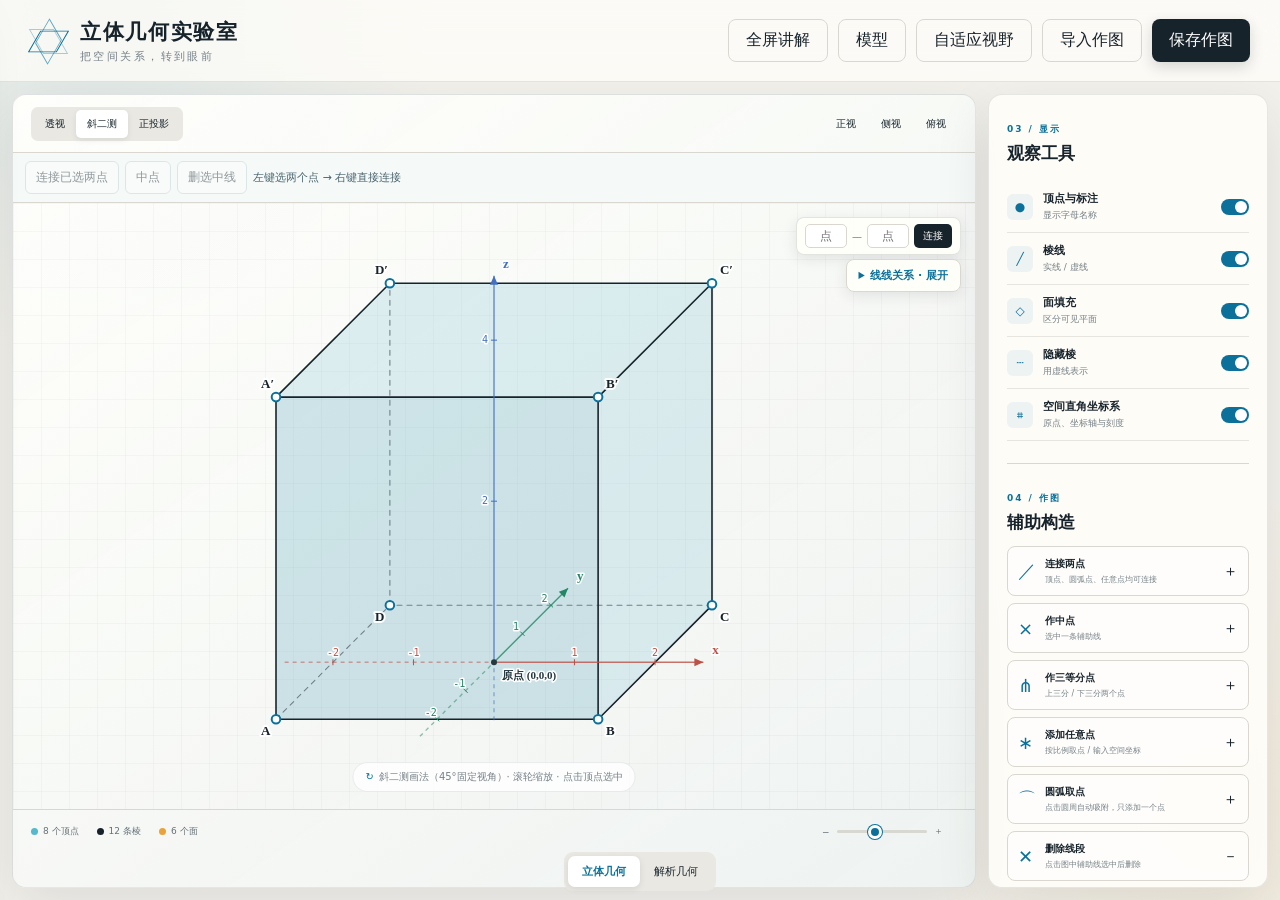
<file: index.html>
<!doctype html>
<html lang="zh-CN">
<head>
  <meta charset="utf-8" />
  <meta name="viewport" content="width=device-width, initial-scale=1" />
  <meta name="description" content="高中立体几何交互式 3D 可视化工具" />
  <title>立体几何实验室</title>
  <link rel="stylesheet" href="styles.css?v=9" />
  <link rel="stylesheet" href="analytic.css?v=8" />
  <link rel="stylesheet" href="study.css?v=1" />
  <link rel="stylesheet" href="wps-host.css?v=1" />
  <link rel="stylesheet" href="presentation.css?v=4" />
  <link rel="stylesheet" href="measurements.css?v=1" />
</head>
<body>
  <header class="topbar">
    <div class="brand">
      <div class="brand-mark" aria-hidden="true"><span></span><span></span><span></span></div>
      <div><h1>立体几何实验室</h1><p>把空间关系，转到眼前</p></div>
    </div>
    <div class="top-actions">
      <button class="ghost" id="presentationToggle" aria-pressed="false">全屏讲解</button>
      <button class="ghost mobile-only" id="modelDrawerBtn" aria-controls="modelPanel" aria-expanded="false">模型</button>
      <button class="ghost mobile-only" id="toolsDrawerBtn" aria-controls="toolsPanel" aria-expanded="false">工具</button>
      <button class="ghost" id="resetView">自适应视野</button>
      <button class="ghost" id="importBtn">导入作图</button>
      <button class="primary" id="exportBtn">保存作图</button>
      <input id="importFile" type="file" accept="application/json,.json" hidden />
    </div>
  </header>
  <div class="mode-switch" id="modeSwitch" aria-label="学习模式">
    <button class="active" data-workspace="solid">立体几何</button>
    <button data-workspace="analytic">解析几何</button>
  </div>

  <main class="workspace" id="solidWorkspace">
    <aside class="panel left-panel" id="modelPanel">
      <button class="panel-close mobile-only" data-close-panel aria-label="关闭模型面板">×</button>
      <div class="panel-heading"><span class="eyebrow">01 / 模型</span><h2>选择几何体</h2></div>
      <div class="shape-grid" id="shapeGrid" aria-label="几何体列表"></div>

      <div class="section-rule"></div>
      <div class="panel-heading compact"><span class="eyebrow">02 / 尺寸</span><h2>调整参数</h2></div>
      <div class="controls" id="parameterControls"></div>
      <div class="param-error" id="parameterError" role="alert"></div>

      <div class="custom-box">
        <div><strong>任意多面体</strong><span>粘贴顶点和面数据</span></div>
        <button class="mini" id="customBtn">打开编辑器</button>
      </div>
    </aside>

    <section class="stage-card">
      <div class="stage-toolbar">
        <div class="segmented" id="projectionToggle">
          <button data-mode="perspective">透视</button>
          <button data-mode="oblique" class="active">斜二测</button>
          <button data-mode="ortho">正投影</button>
        </div>
        <div class="view-presets" aria-label="标准视图">
          <button data-view="front">正视</button><button data-view="side">侧视</button><button data-view="top">俯视</button>
        </div>
      </div>
      <div class="quick-construction" role="toolbar" aria-label="画布快捷作图">
        <button id="quickConnectSelected" disabled>连接已选两点</button>
        <button id="quickMidpoint" disabled>中点</button>
        <button id="quickDelete" disabled>删选中线</button>
        <span id="quickStatus" role="status">左键选两个点 → 右键直接连接</span>
      </div>
      <div class="canvas-wrap" id="canvasWrap">
        <svg id="geometryCanvas" role="img" aria-label="可旋转的立体几何图形"></svg>
        <div class="hint"><span class="mouse-icon">↻</span>斜二测画法（45°固定视角）· 滚轮缩放 · 点击顶点选中</div>
        <div class="selection-status" id="selectionStatus">选择两个顶点，可作辅助线</div>
        <div class="connect-box"><input id="connectA" placeholder="点" maxlength="4" aria-label="第一个点字母"/><span>—</span><input id="connectB" placeholder="点" maxlength="4" aria-label="第二个点字母"/><button id="connectGo">连接</button></div>
        <details class="relation-summary"><summary>线线关系 · 展开</summary><div class="relation-panel" id="relationPanel"></div></details>
      </div>
      <div class="stage-footer">
        <div><span class="dot blue"></span><span id="vertexCount">8 个顶点</span></div>
        <div><span class="dot dark"></span><span id="edgeCount">12 条棱</span></div>
        <div><span class="dot amber"></span><span id="faceCount">6 个面</span></div>
        <div class="zoom-control"><span>−</span><input id="zoomSlider" type="range" min="45" max="180" value="100" aria-label="缩放"/><span>＋</span></div>
      </div>
    </section>

    <aside class="panel right-panel" id="toolsPanel">
      <button class="panel-close mobile-only" data-close-panel aria-label="关闭工具面板">×</button>
      <div class="panel-heading"><span class="eyebrow">03 / 显示</span><h2>观察工具</h2></div>
      <div class="toggle-list">
        <label><div><span class="tool-icon vertices">●</span><span><strong>顶点与标注</strong><small>显示字母名称</small></span></div><input id="showVertices" type="checkbox" checked><i></i></label>
        <label><div><span class="tool-icon edges">╱</span><span><strong>棱线</strong><small>实线 / 虚线</small></span></div><input id="showEdges" type="checkbox" checked><i></i></label>
        <label><div><span class="tool-icon faces">◇</span><span><strong>面填充</strong><small>区分可见平面</small></span></div><input id="showFaces" type="checkbox" checked><i></i></label>
        <label><div><span class="tool-icon hidden">┄</span><span><strong>隐藏棱</strong><small>用虚线表示</small></span></div><input id="showHidden" type="checkbox" checked><i></i></label>
        <label><div><span class="tool-icon grid">⌗</span><span><strong>空间直角坐标系</strong><small>原点、坐标轴与刻度</small></span></div><input id="showAxes" type="checkbox" checked><i></i></label>
      </div>

      <div class="section-rule"></div>
      <div class="panel-heading compact"><span class="eyebrow">04 / 作图</span><h2>辅助构造</h2></div>
      <div class="construction-list">
        <button id="addSegment"><span class="construct-symbol">／</span><span><strong>连接两点</strong><small>顶点、圆弧点、任意点均可连接</small></span><b>＋</b></button>
        <button id="addMidpoint"><span class="construct-symbol">×</span><span><strong>作中点</strong><small>选中一条辅助线</small></span><b>＋</b></button>
        <button id="addTrisection"><span class="construct-symbol">⋔</span><span><strong>作三等分点</strong><small>上三分 / 下三分两个点</small></span><b>＋</b></button>
        <button id="addPoint"><span class="construct-symbol">∗</span><span><strong>添加任意点</strong><small>按比例取点 / 输入空间坐标</small></span><b>＋</b></button>
        <button id="addArcPoint" aria-pressed="false"><span class="construct-symbol">⌒</span><span><strong>圆弧取点</strong><small>点击圆周自动吸附，只添加一个点</small></span><b>＋</b></button>
        <button id="removeSegment"><span class="construct-symbol">✕</span><span><strong>删除线段</strong><small>点击图中辅助线选中后删除</small></span><b>－</b></button>
        <button id="clearConstructions"><span class="construct-symbol">↺</span><span><strong>清除辅助构造</strong><small>恢复原始模型</small></span></button>
      </div>

      <section class="measurement-card" id="solidMeasurements" aria-label="空间测量">
        <span class="eyebrow">05 / 测量与推导</span><h3>空间角与距离</h3>
        <select id="measurementKind" aria-label="测量类型">
          <option value="">选择测量</option><option value="distance">线段长度</option>
          <option value="lines">线线角（含异面直线）</option><option value="linePlane">线面角与正射影</option>
          <option value="pointPlane">点到平面距离与垂足</option>
        </select>
        <div class="measurement-examples" id="measurementExamples">
          <button data-example="linePlane">体对角线与底面</button><button data-example="pointPlane">顶点到底面</button><button data-example="lines">异面棱夹角</button>
        </div>
        <div class="measurement-fields" id="measurementFields" hidden></div>
        <p class="measurement-result" id="measurementResult" role="status"></p>
        <details id="measurementDerivation" hidden><summary>查看坐标与计算步骤</summary><pre id="measurementSteps"></pre></details>
      </section>
      <div class="tip-card"><span>解题提示</span><p id="modelTip">旋转图形，观察平行棱与对角线的空间位置关系。</p></div>
      <div class="study-card" id="solidStudy" aria-live="polite">
        <span class="eyebrow">随参数变化的练习</span>
        <h3 id="solidStudyTitle"></h3>
        <p id="solidStudyQuestion"></p>
        <details id="solidStudyDetails"><summary>查看公式与计算</summary><p id="solidStudyAnswer"></p></details>
      </div>
    </aside>
  </main>

  <main class="analytic-workspace hidden-mode" id="analyticWorkspace">
    <aside class="panel analytic-left">
      <div class="panel-heading"><span class="eyebrow">01 / 曲线</span><h2>选择解析对象</h2></div>
      <div class="curve-grid" id="curveGrid">
        <button class="active" data-curve="line">直线</button><button data-curve="circle">圆</button>
        <button data-curve="ellipse">椭圆</button><button data-curve="hyperbola">双曲线</button>
        <button data-curve="parabola">抛物线</button><button data-curve="general">一般二次曲线</button>
      </div>
      <div class="section-rule"></div>
      <div class="panel-heading compact"><span class="eyebrow">02 / 方程</span><h2 id="curveTitle">直线 Ax + By + C = 0</h2></div>
      <div class="analytic-params" id="analyticParams"></div>
      <div class="equation-card"><small>当前方程</small><strong id="currentEquation"></strong></div>
      <div class="curve-error" id="curveError" role="alert"></div>
      <div class="object-actions"><button class="primary" id="addCurveObject">＋ 加入画布</button><button class="ghost" id="newCurveDraft">新建</button></div>
      <div class="section-rule compact-rule"></div>
      <div class="object-list-head"><span class="eyebrow">画板对象</span><button id="clearCurveObjects">清空曲线</button></div>
      <div class="object-list" id="objectList"></div>
    </aside>

    <section class="stage-card analytic-stage">
      <div class="stage-toolbar">
        <div><span class="eyebrow">坐标平面</span><strong class="analytic-heading" id="analyticInteractionHint">平移模式 · 拖动画布 · 滚轮缩放</strong></div>
        <div class="analytic-stage-actions">
          <button class="ghost compact-btn add-point-toggle" id="toggleClickAdd" type="button" aria-pressed="false">＋ 添加一个点</button>
          <button class="ghost compact-btn" id="undoAnalyticPoint" type="button" disabled>撤销最后一点</button>
          <button class="ghost compact-btn" id="analyticReset" type="button">自适应视野</button>
        </div>
      </div>
      <div class="analytic-canvas-wrap" id="analyticCanvasWrap">
        <svg id="analyticCanvas" role="img" aria-label="解析几何坐标图像"></svg>
        <div class="analytic-readout" id="analyticReadout">x = 0，y = 0</div>
      </div>
      <div class="analytic-footer"><span id="analyticRange">视野：−10 到 10</span><span id="analyticPointCount">0 个自定义点</span><button id="clearAnalyticPoints">清除点</button></div>
    </section>

    <aside class="panel analytic-right">
      <div class="panel-heading"><span class="eyebrow">03 / 点与直线</span><h2>解析计算器</h2></div>
      <div class="calc-card"><strong>两点 P、Q</strong><div class="coord-inputs"><label>P<input id="px" type="number" value="1" step="0.1"><input id="py" type="number" value="2" step="0.1"></label><label>Q<input id="qx" type="number" value="4" step="0.1"><input id="qy" type="number" value="6" step="0.1"></label></div><div class="calc-result" id="pointResults"></div></div>
      <div class="calc-card"><strong>点 P 到直线 L₁</strong><div class="line-inputs"><label>A<input id="l1a" type="number" value="1" step="0.1"></label><label>B<input id="l1b" type="number" value="-1" step="0.1"></label><label>C<input id="l1c" type="number" value="0" step="0.1"></label></div><div class="calc-result" id="distanceResult"></div></div>
      <div class="calc-card"><strong>直线 L₁ 与 L₂</strong><div class="line-inputs"><label>A₂<input id="l2a" type="number" value="1" step="0.1"></label><label>B₂<input id="l2b" type="number" value="1" step="0.1"></label><label>C₂<input id="l2c" type="number" value="-4" step="0.1"></label></div><div class="calc-result" id="lineResults"></div></div>
      <div class="calc-card"><strong>画板对象求交</strong><div class="object-intersection"><select id="intersectionObjectA" aria-label="第一个画板对象"></select><select id="intersectionObjectB" aria-label="第二个画板对象"></select><button id="intersectObjects">求交并加点</button></div><div class="calc-result" id="objectIntersectionResult"></div></div>
      <div class="calc-card feature-card"><strong>曲线性质</strong><div class="calc-result" id="curveFeatures"></div></div>
      <div class="study-card analytic-study" id="analyticStudy" aria-live="polite">
        <span class="eyebrow">公式推导</span>
        <h3 id="analyticStudyTitle"></h3>
        <p id="analyticStudyQuestion"></p>
        <details id="analyticStudyDetails"><summary>查看推导</summary><p id="analyticStudyAnswer"></p></details>
      </div>
      <div class="calc-card"><strong>精确添加点</strong><div class="add-analytic-point"><input id="analyticPointName" value="A" maxlength="6" aria-label="点名称"><input id="analyticPointX" type="number" value="0" step="0.1" aria-label="点横坐标"><input id="analyticPointY" type="number" value="0" step="0.1" aria-label="点纵坐标"><button id="addAnalyticPoint">添加</button></div><div class="point-connect"><select id="segmentPointA" aria-label="线段第一个点"></select><span>—</span><select id="segmentPointB" aria-label="线段第二个点"></select><button id="addAnalyticSegment">连接线段</button></div></div>
    </aside>
  </main>
  <button class="drawer-overlay" id="drawerOverlay" aria-label="关闭侧边面板"></button>

  <dialog id="customDialog">
    <form method="dialog" class="dialog-card">
      <div class="dialog-title"><div><span class="eyebrow">自定义模型</span><h2>输入任意多面体</h2></div><button value="cancel" aria-label="关闭">×</button></div>
      <p>使用 JSON 描述顶点与面。每个面填写顶点编号（从 0 开始），程序会自动生成棱。</p>
      <textarea id="customJson" spellcheck="false"></textarea>
      <div class="dialog-error" id="dialogError"></div>
      <div class="dialog-actions"><button value="cancel" class="ghost">取消</button><button type="button" class="primary" id="applyCustom">生成图形</button></div>
    </form>
  </dialog>

  <dialog id="pointDialog">
    <form method="dialog" class="dialog-card point-dialog">
      <div class="dialog-title"><div><span class="eyebrow">辅助构造</span><h2>添加任意点</h2></div><button value="cancel" aria-label="关闭加点窗口">×</button></div>
      <div class="point-tabs" role="tablist">
        <button type="button" class="active" data-point-mode="ratio" role="tab" aria-selected="true">在线段上取点</button>
        <button type="button" data-point-mode="coordinate" role="tab" aria-selected="false">输入空间坐标</button>
      </div>
      <div id="ratioFields" class="point-fields">
        <p>在最近选中的辅助线上取点。t=0.5 是中点，t=0.25 表示从第一个端点起四分之一处。</p>
        <label>位置比例 t <input id="pointRatio" type="number" value="0.5" min="0" max="1" step="0.05" /></label>
      </div>
      <div id="coordinateFields" class="point-fields hidden">
        <p>以底面中心为原点，x、y 轴在底面内，z 轴向上。输入坐标后可选中该点连接辅助线。</p>
        <div class="coord-grid"><label>x <input id="pointX" type="number" value="0" step="0.1" /></label><label>y <input id="pointY" type="number" value="0" step="0.1" /></label><label>z <input id="pointZ" type="number" value="0" step="0.1" /></label></div>
      </div>
      <label class="point-name">点名称 <input id="pointName" value="P" maxlength="8" /></label>
      <div class="dialog-error" id="pointError" role="alert"></div>
      <div class="dialog-actions"><button value="cancel" class="ghost">取消</button><button type="button" class="primary" id="applyPoint">添加点</button></div>
    </form>
  </dialog>

  <script src="solid-math.js?v=1"></script>
  <script src="app.js?v=14"></script>
  <script src="measurements.js?v=1"></script>
  <script src="analytic.js?v=10"></script>
  <script src="wps-host.js?v=1"></script>
  <script src="presentation.js?v=1"></script>
</body>
</html>
</file>
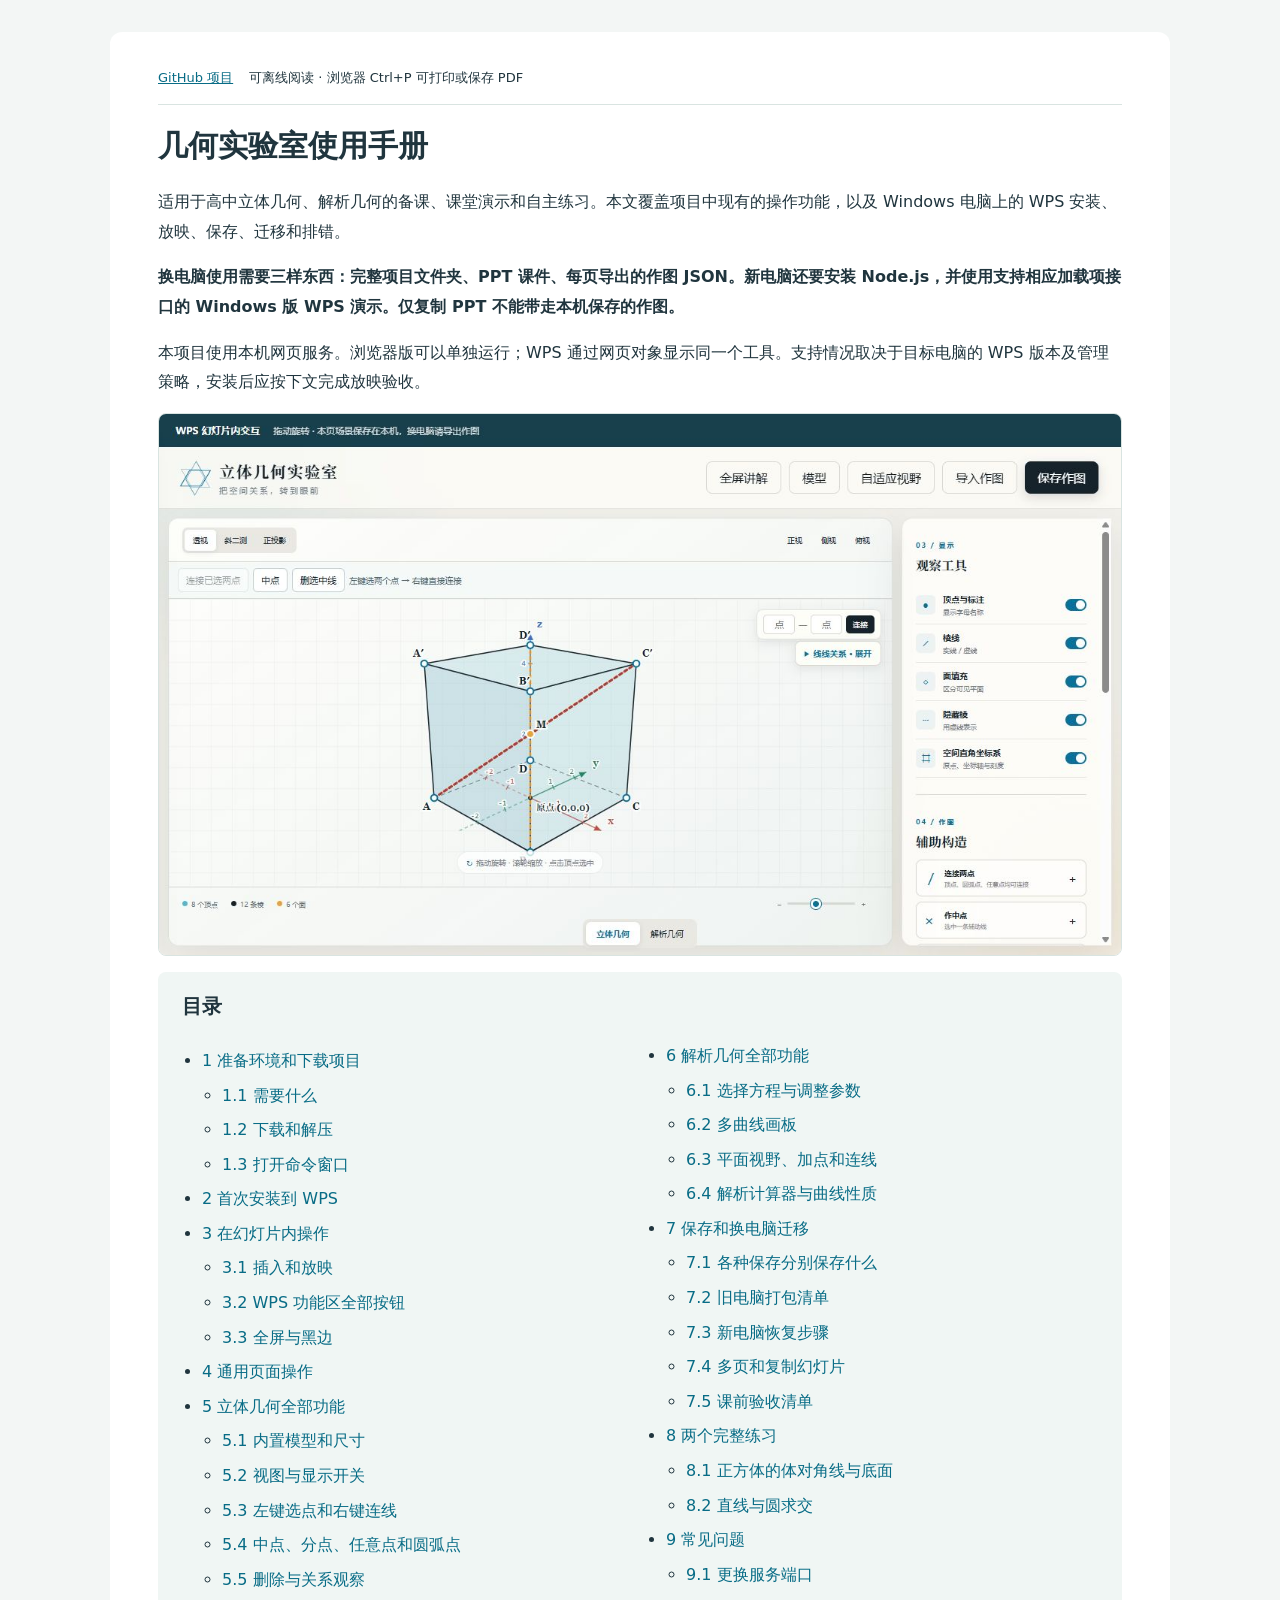
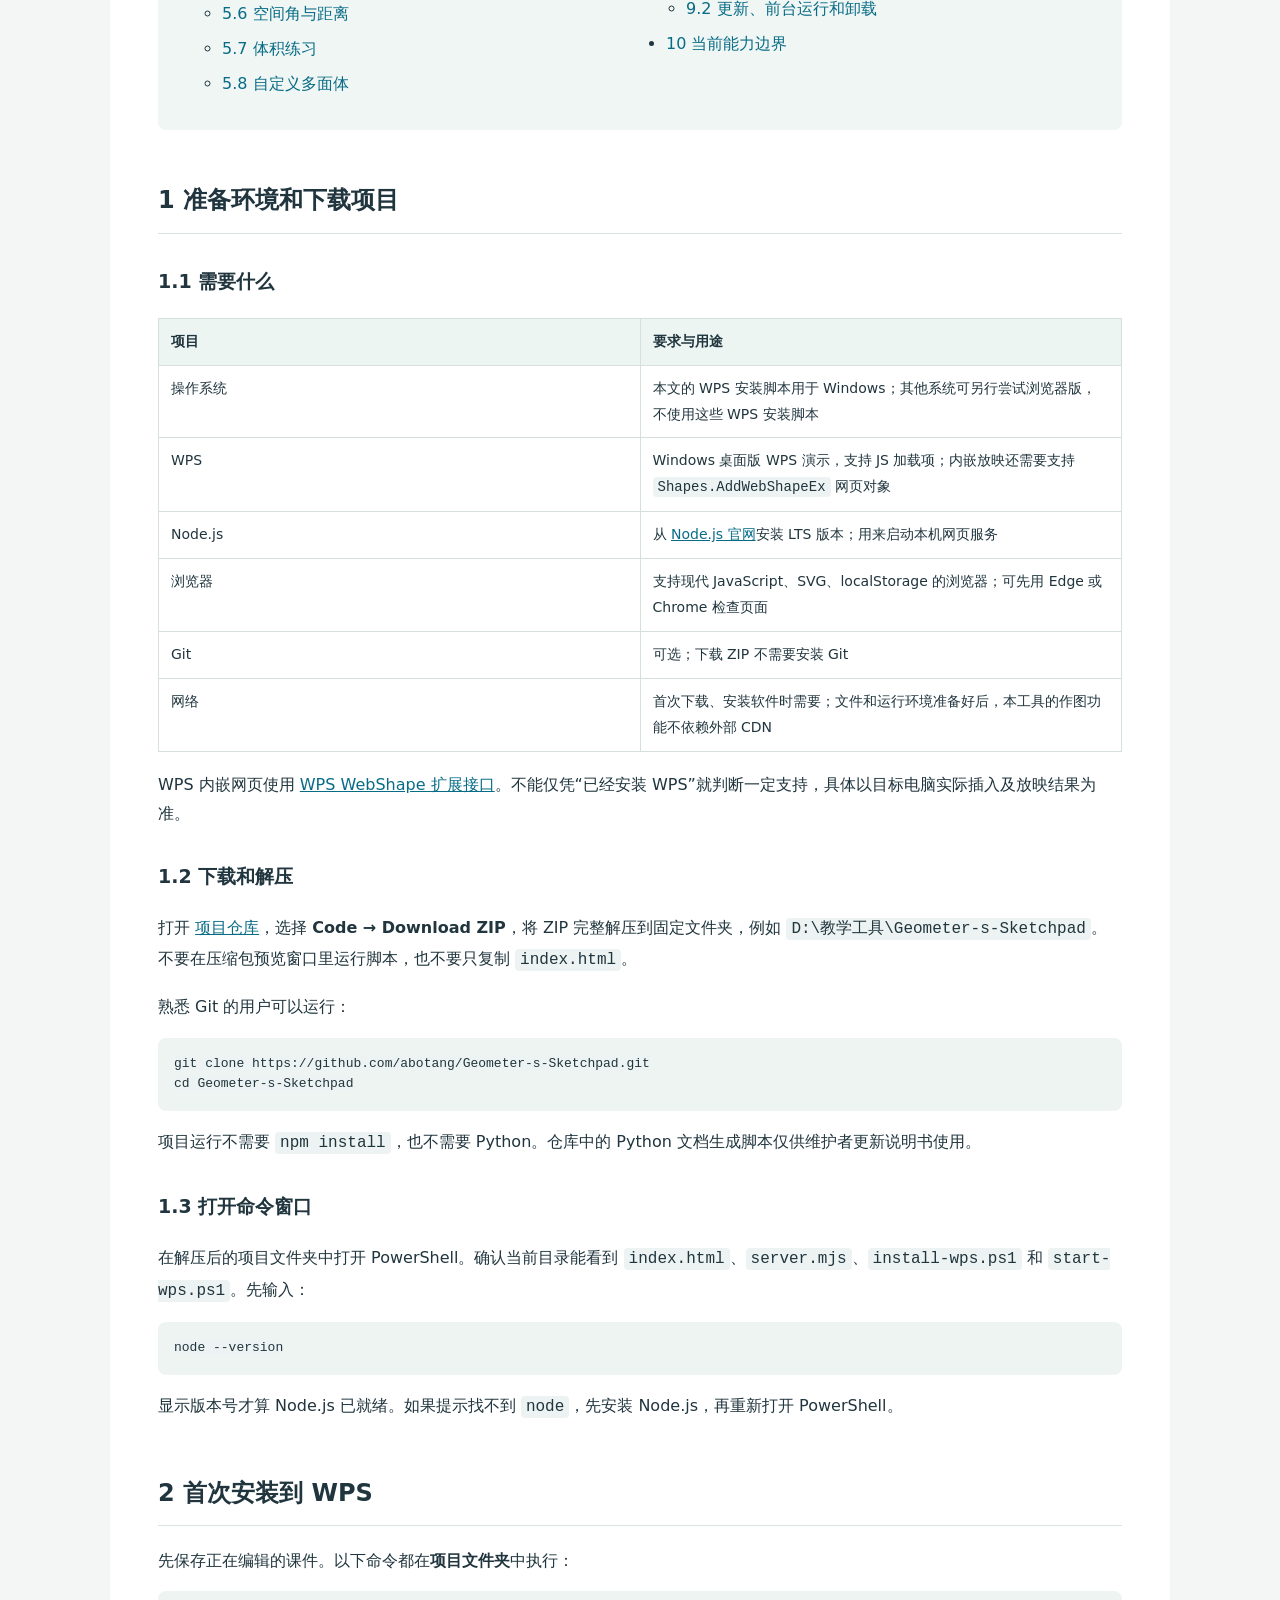
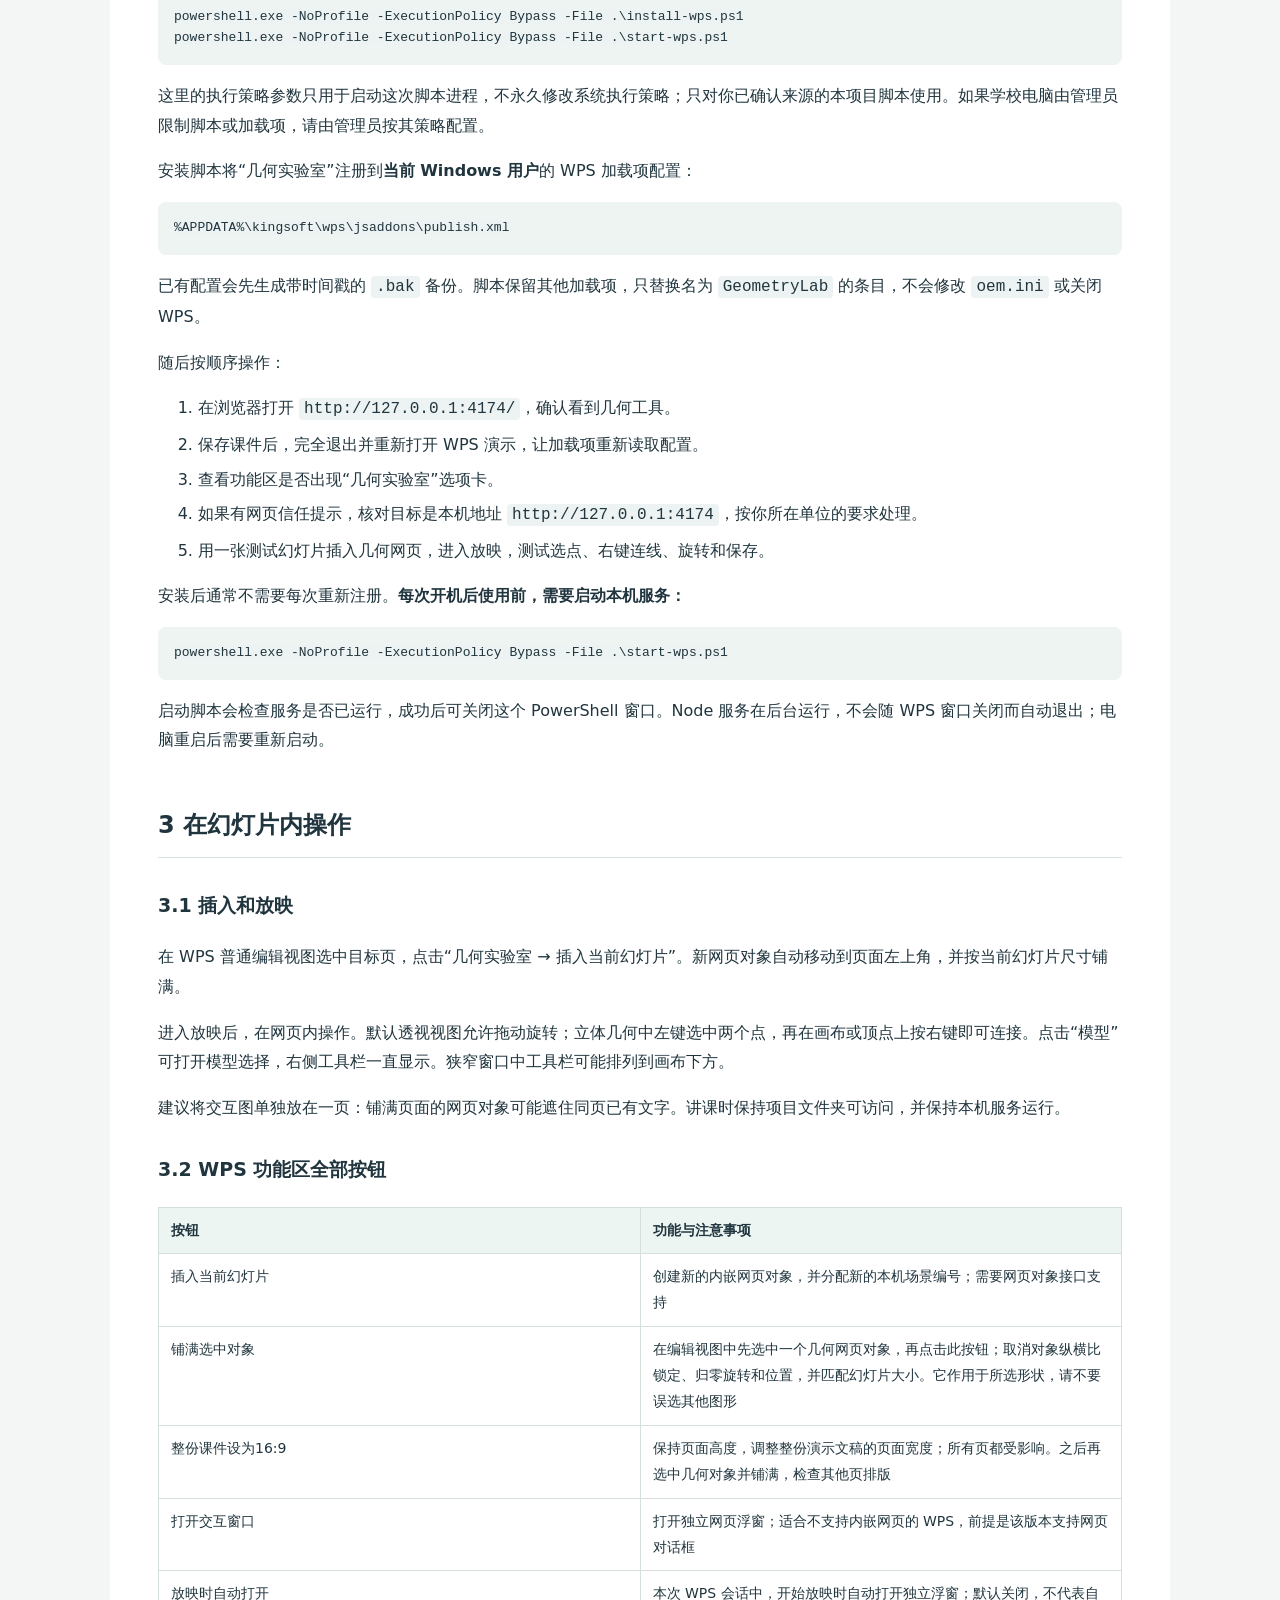
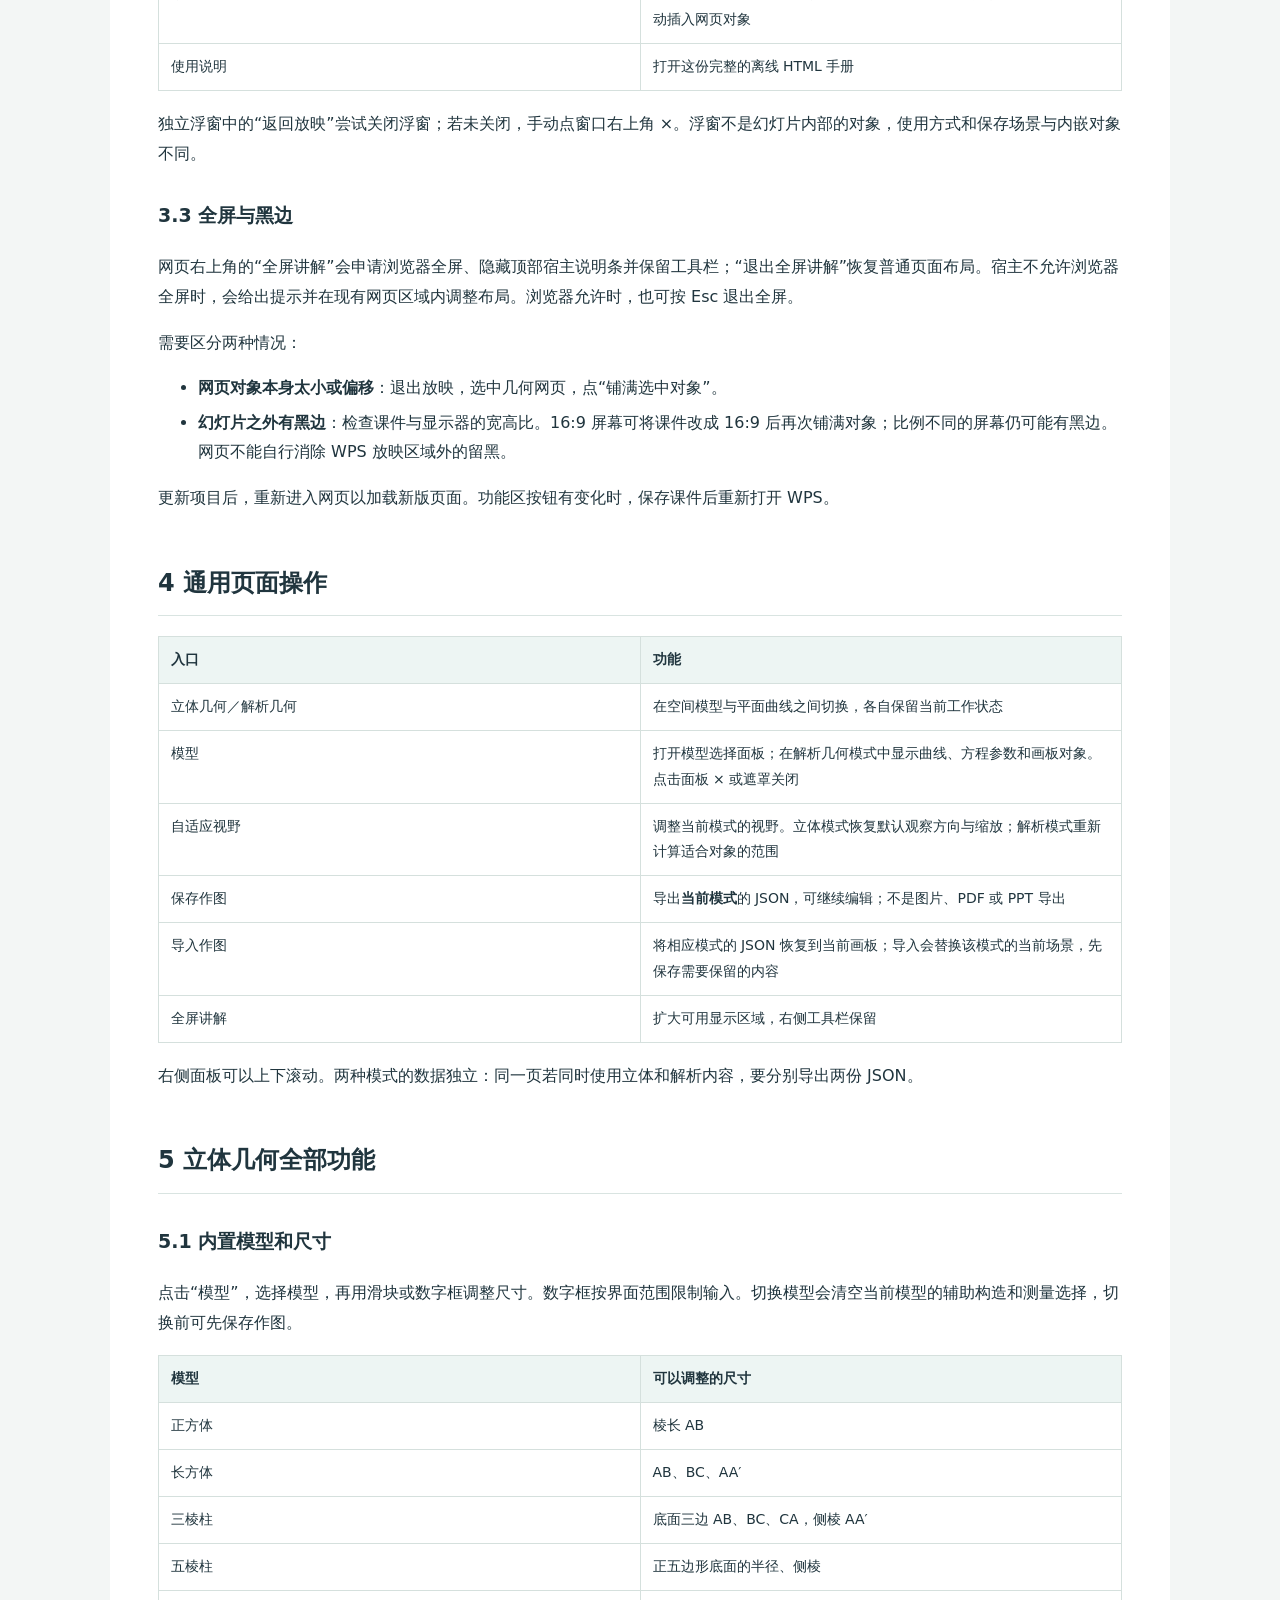
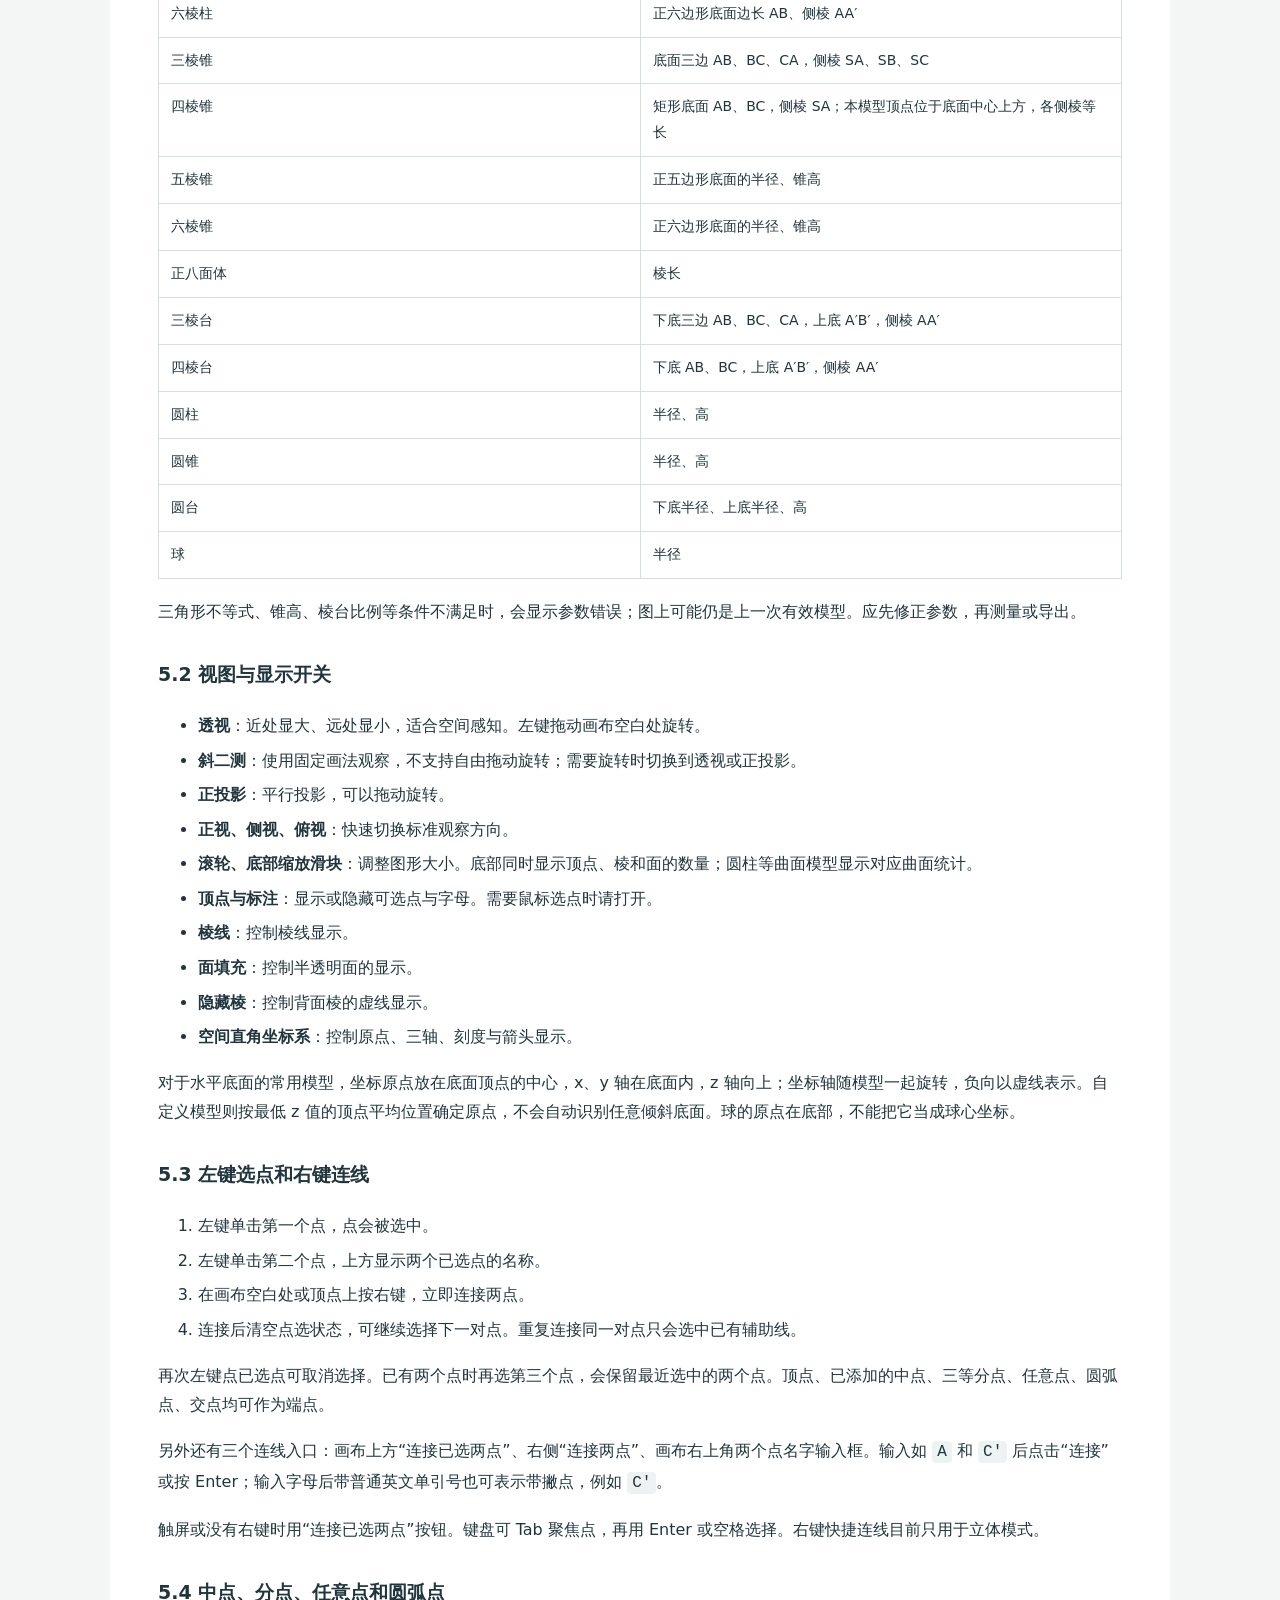
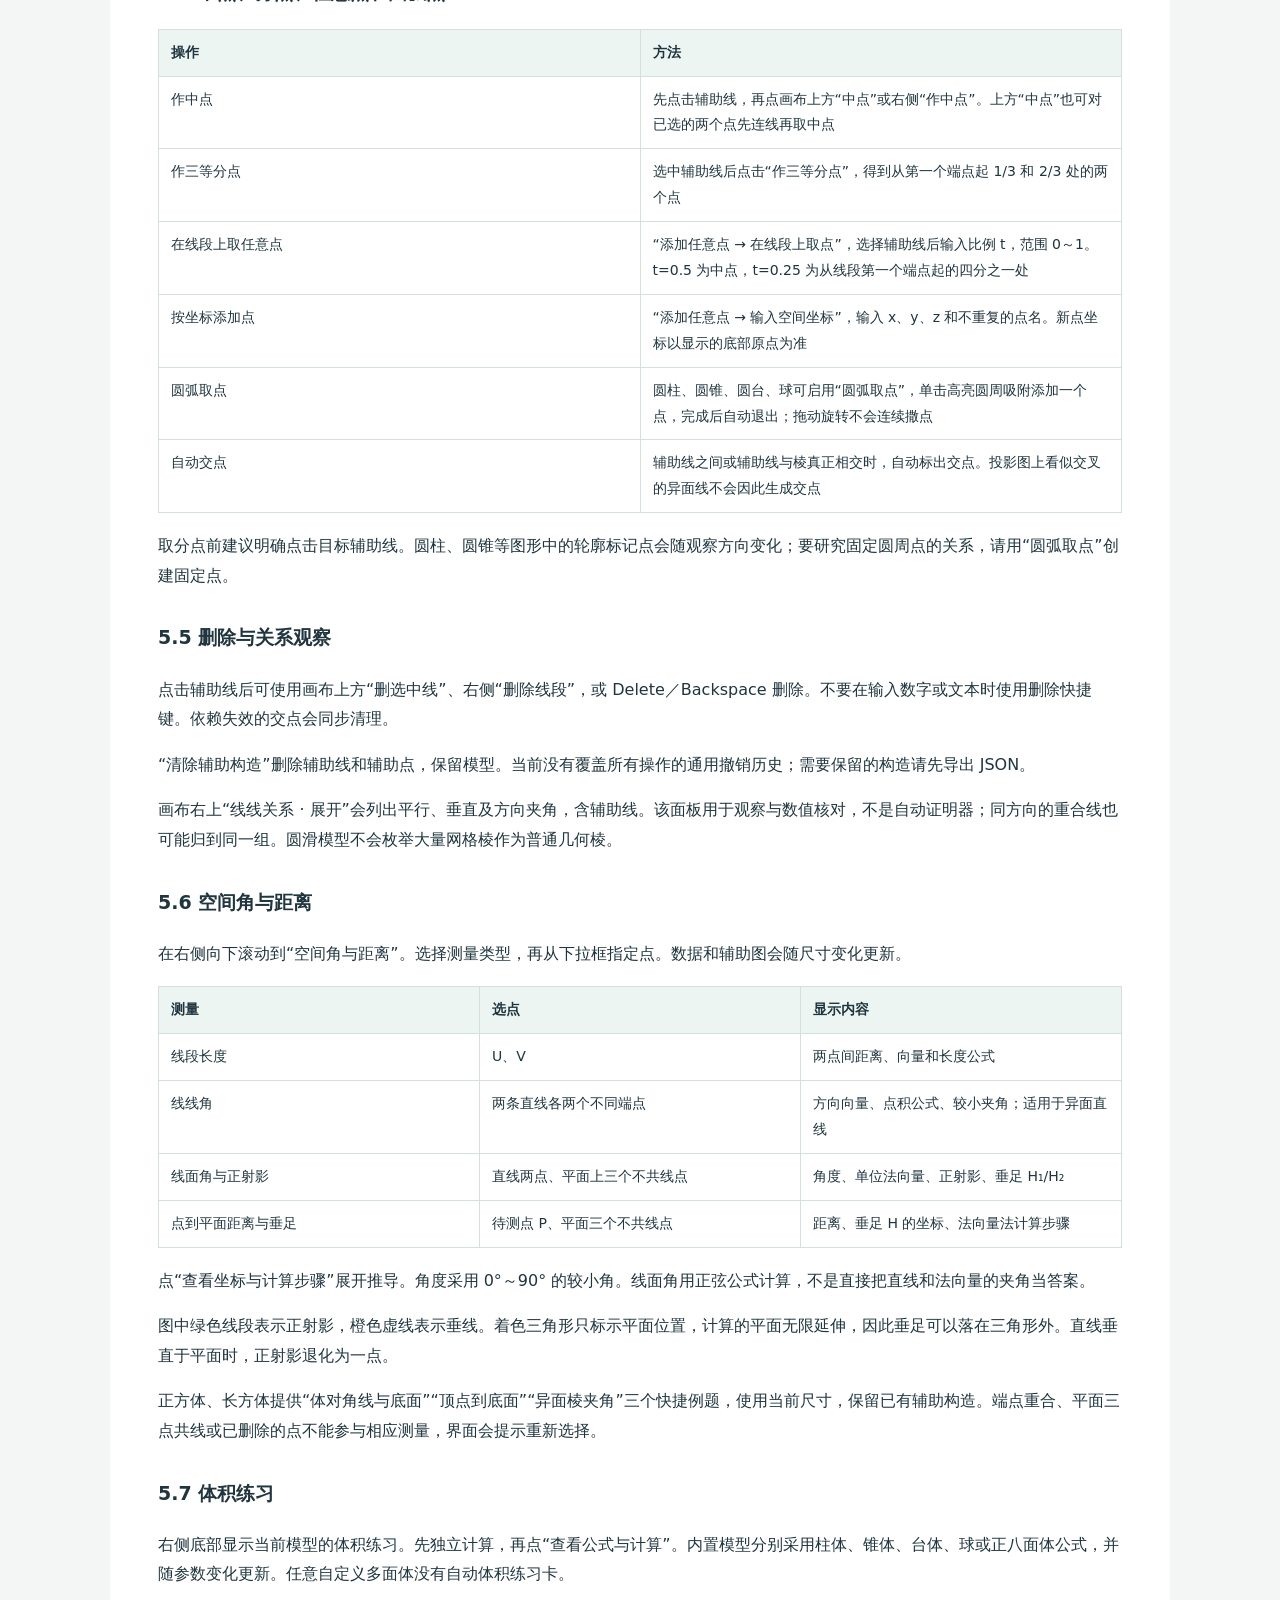
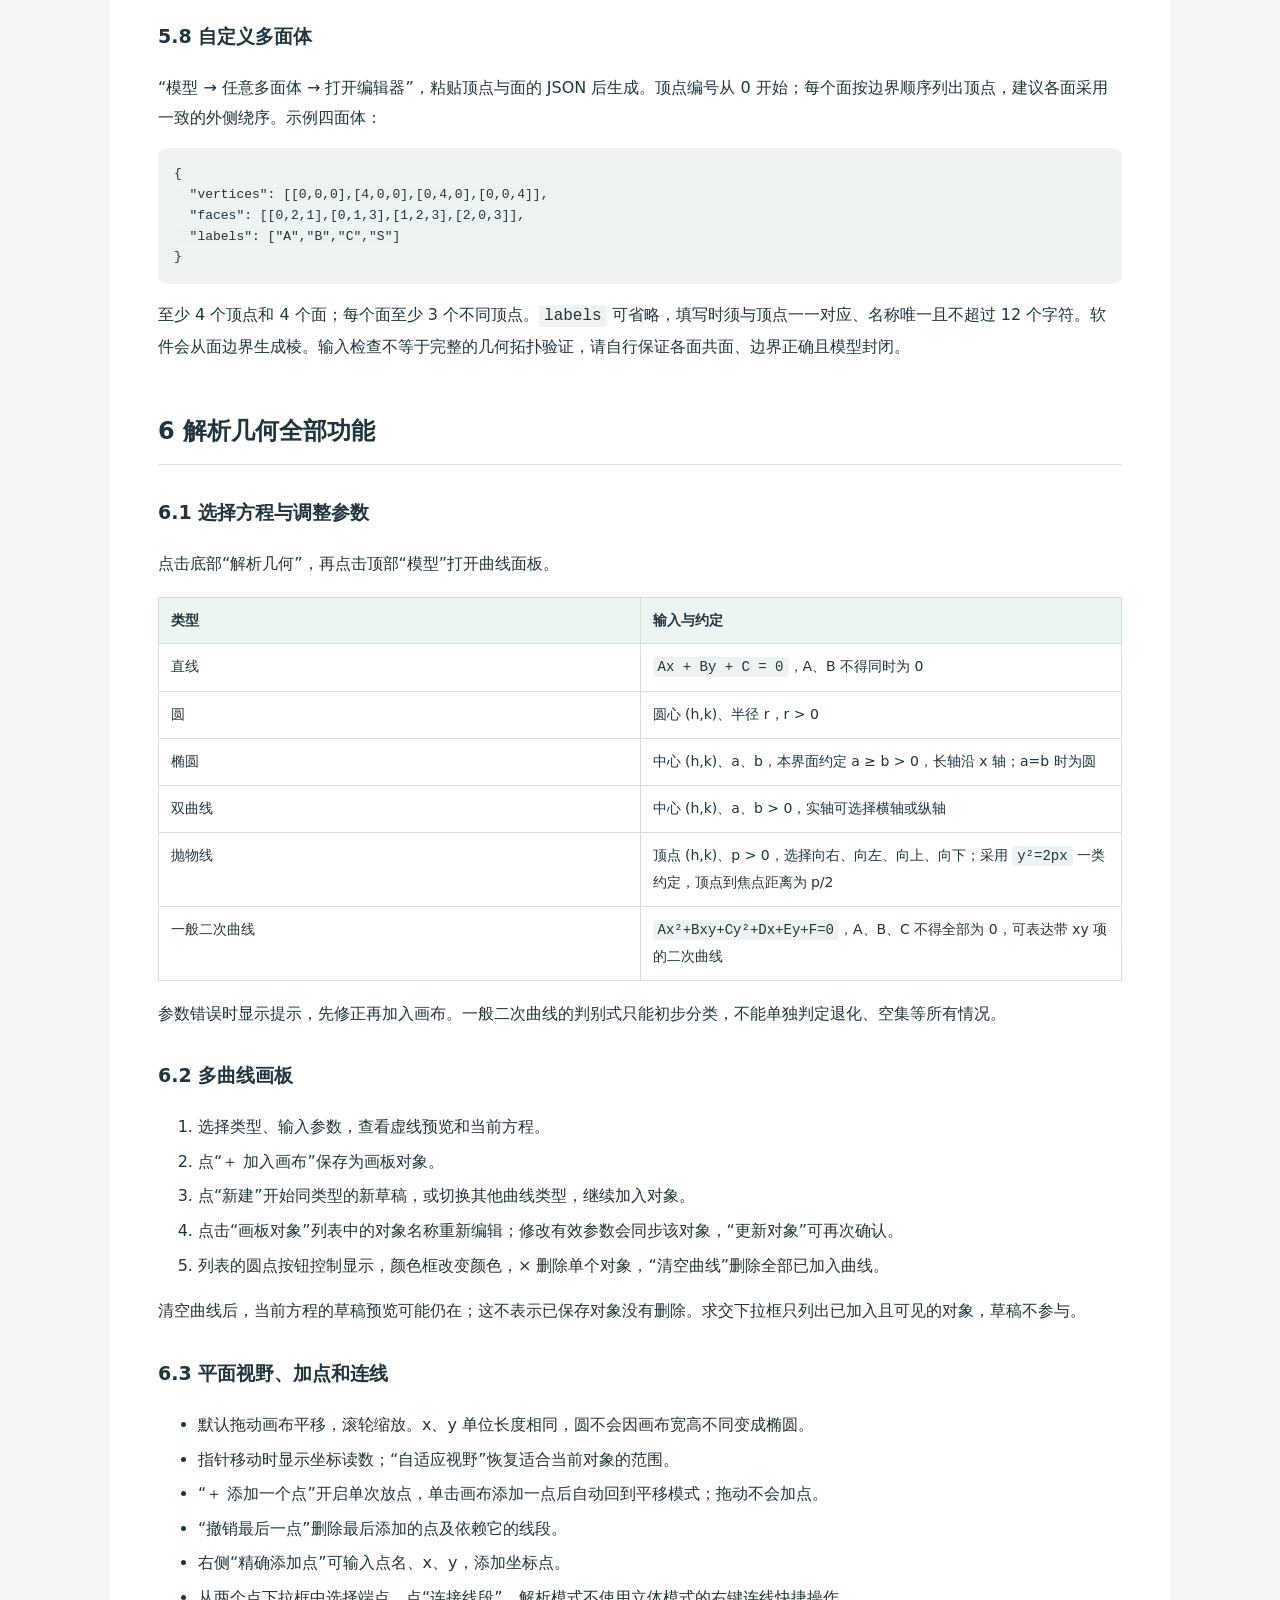
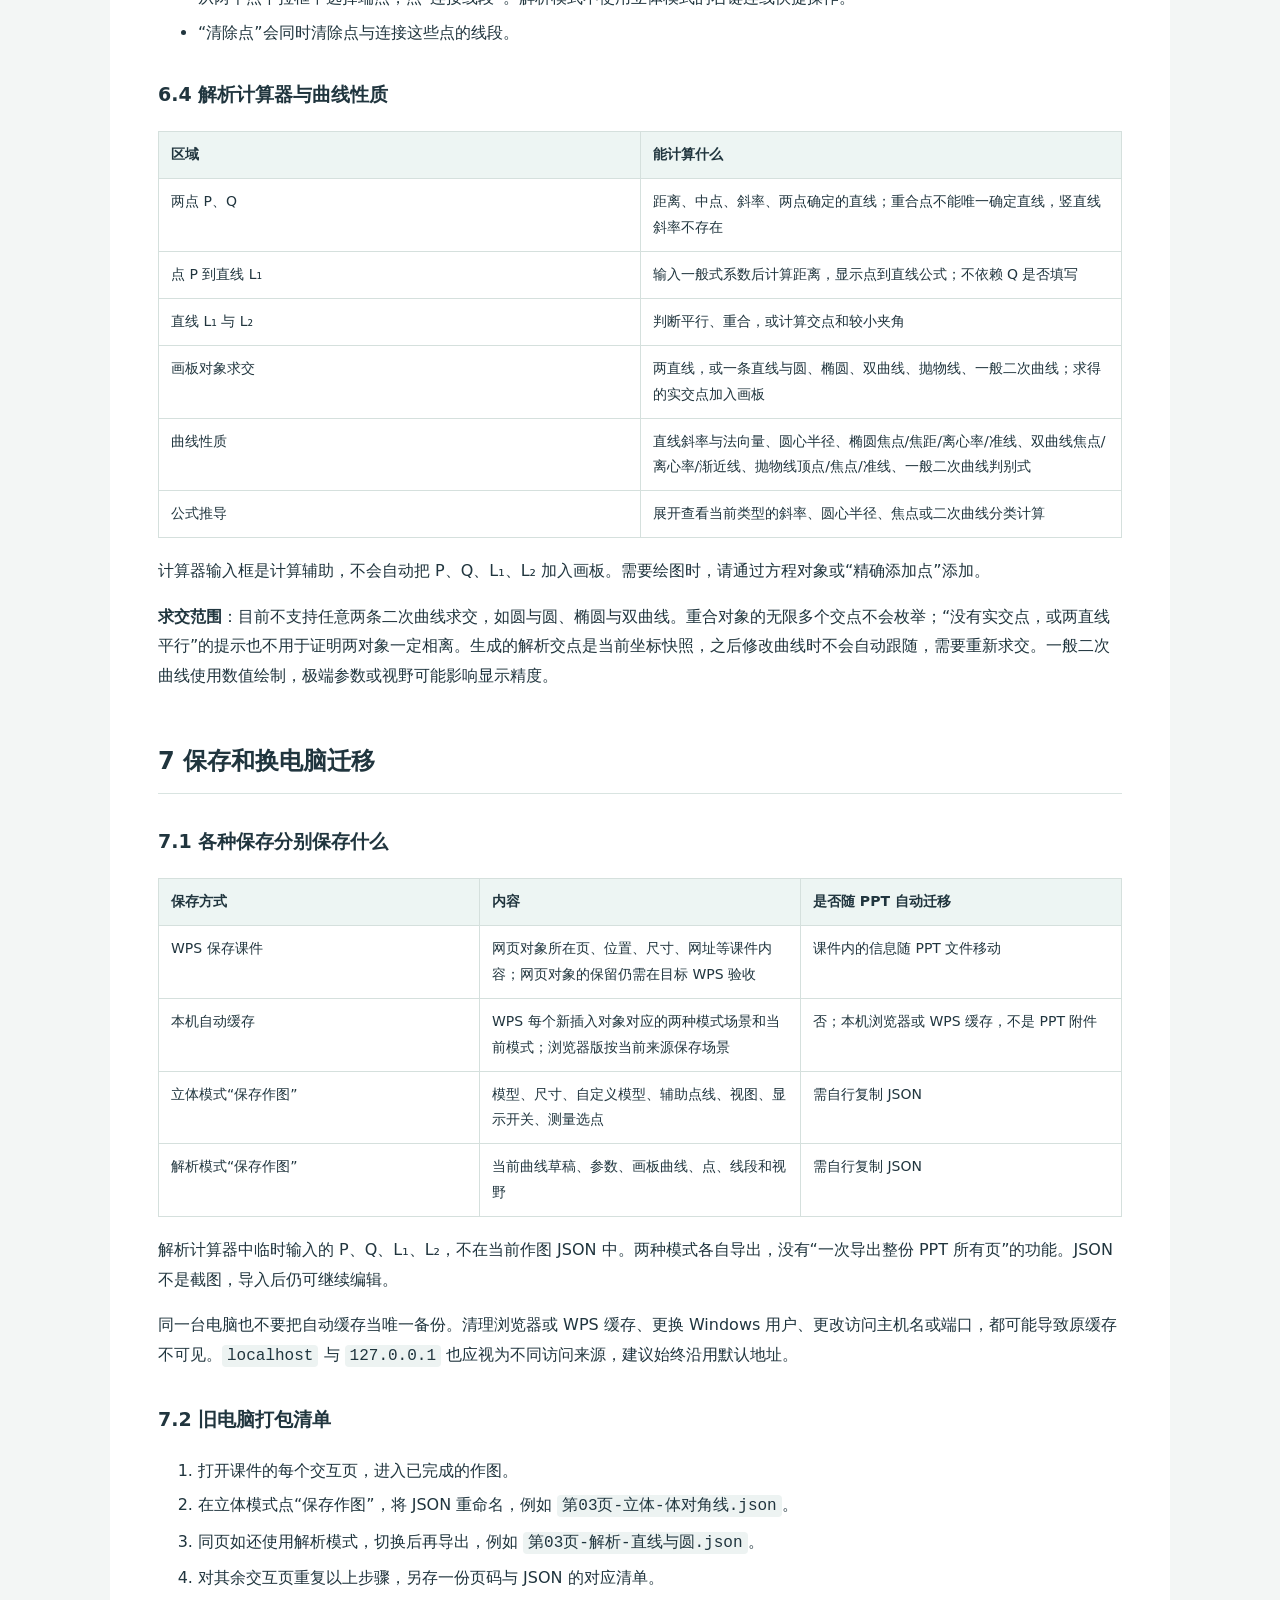
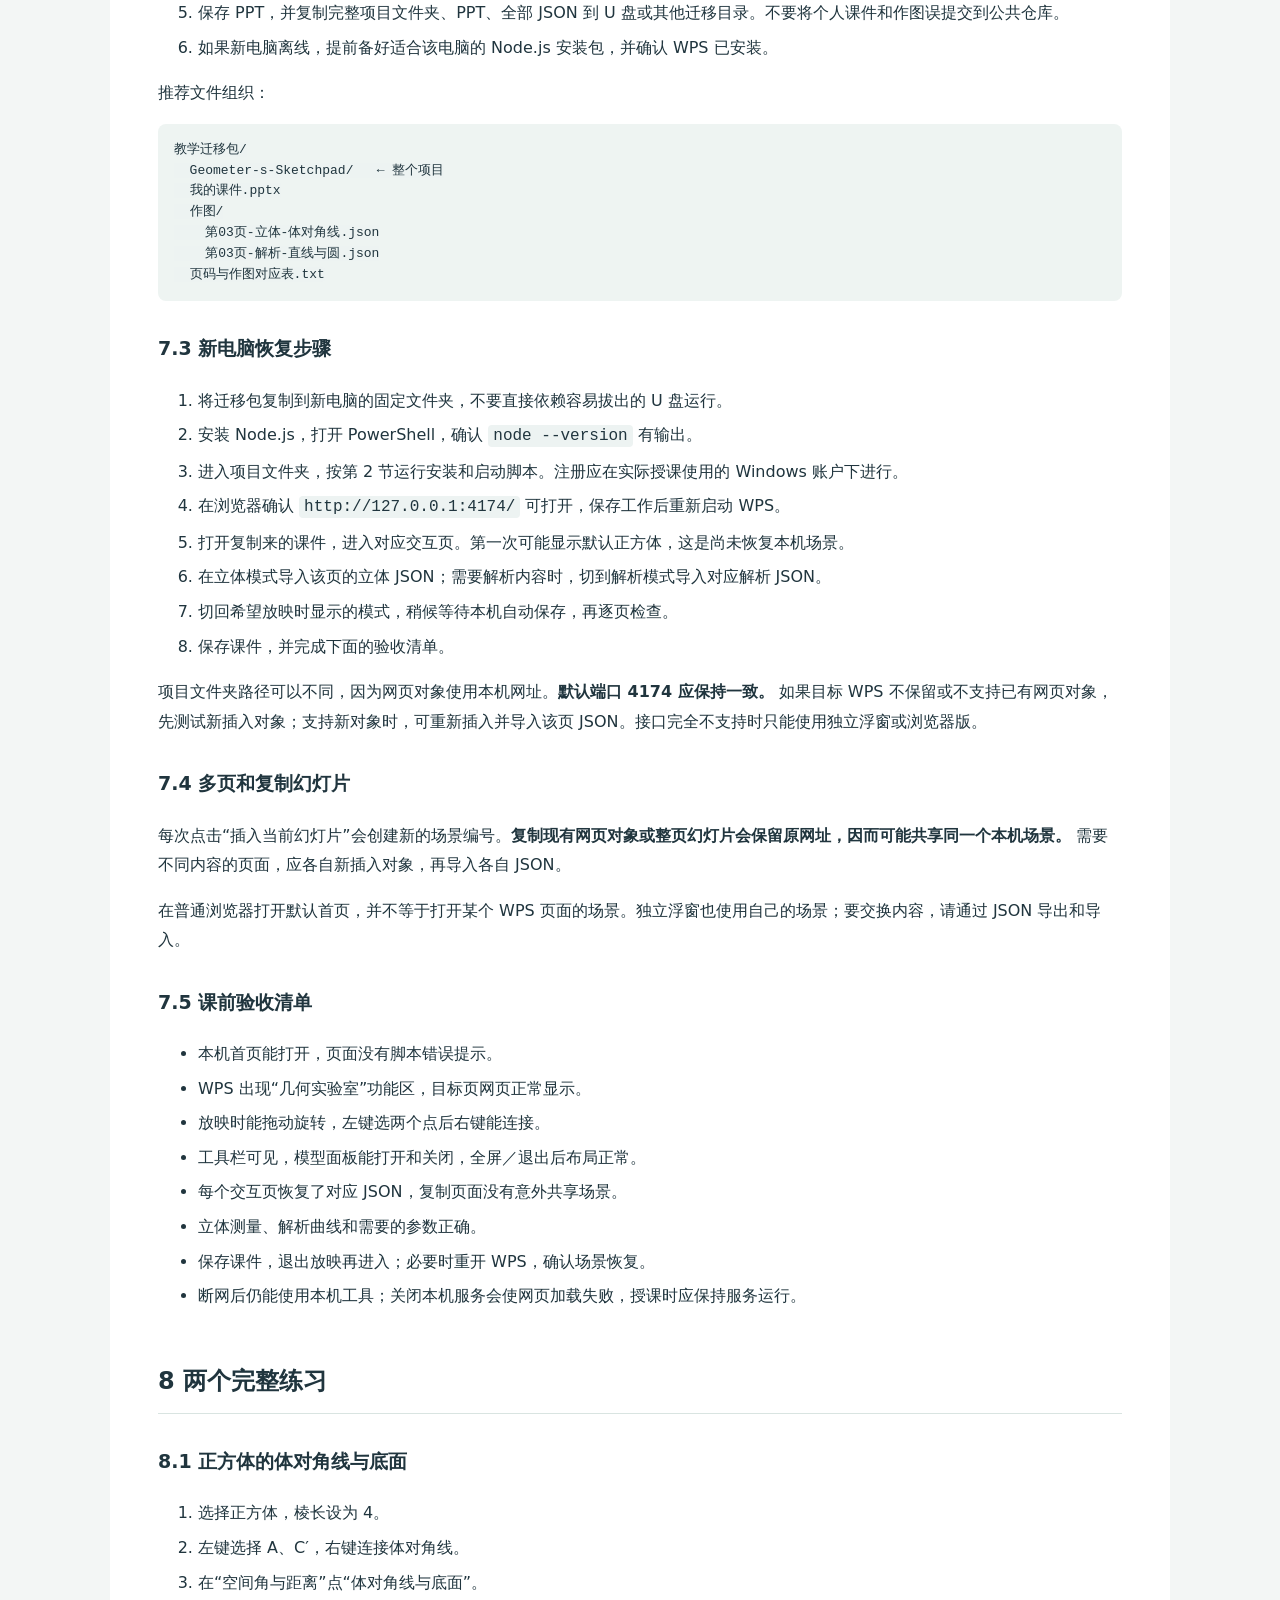
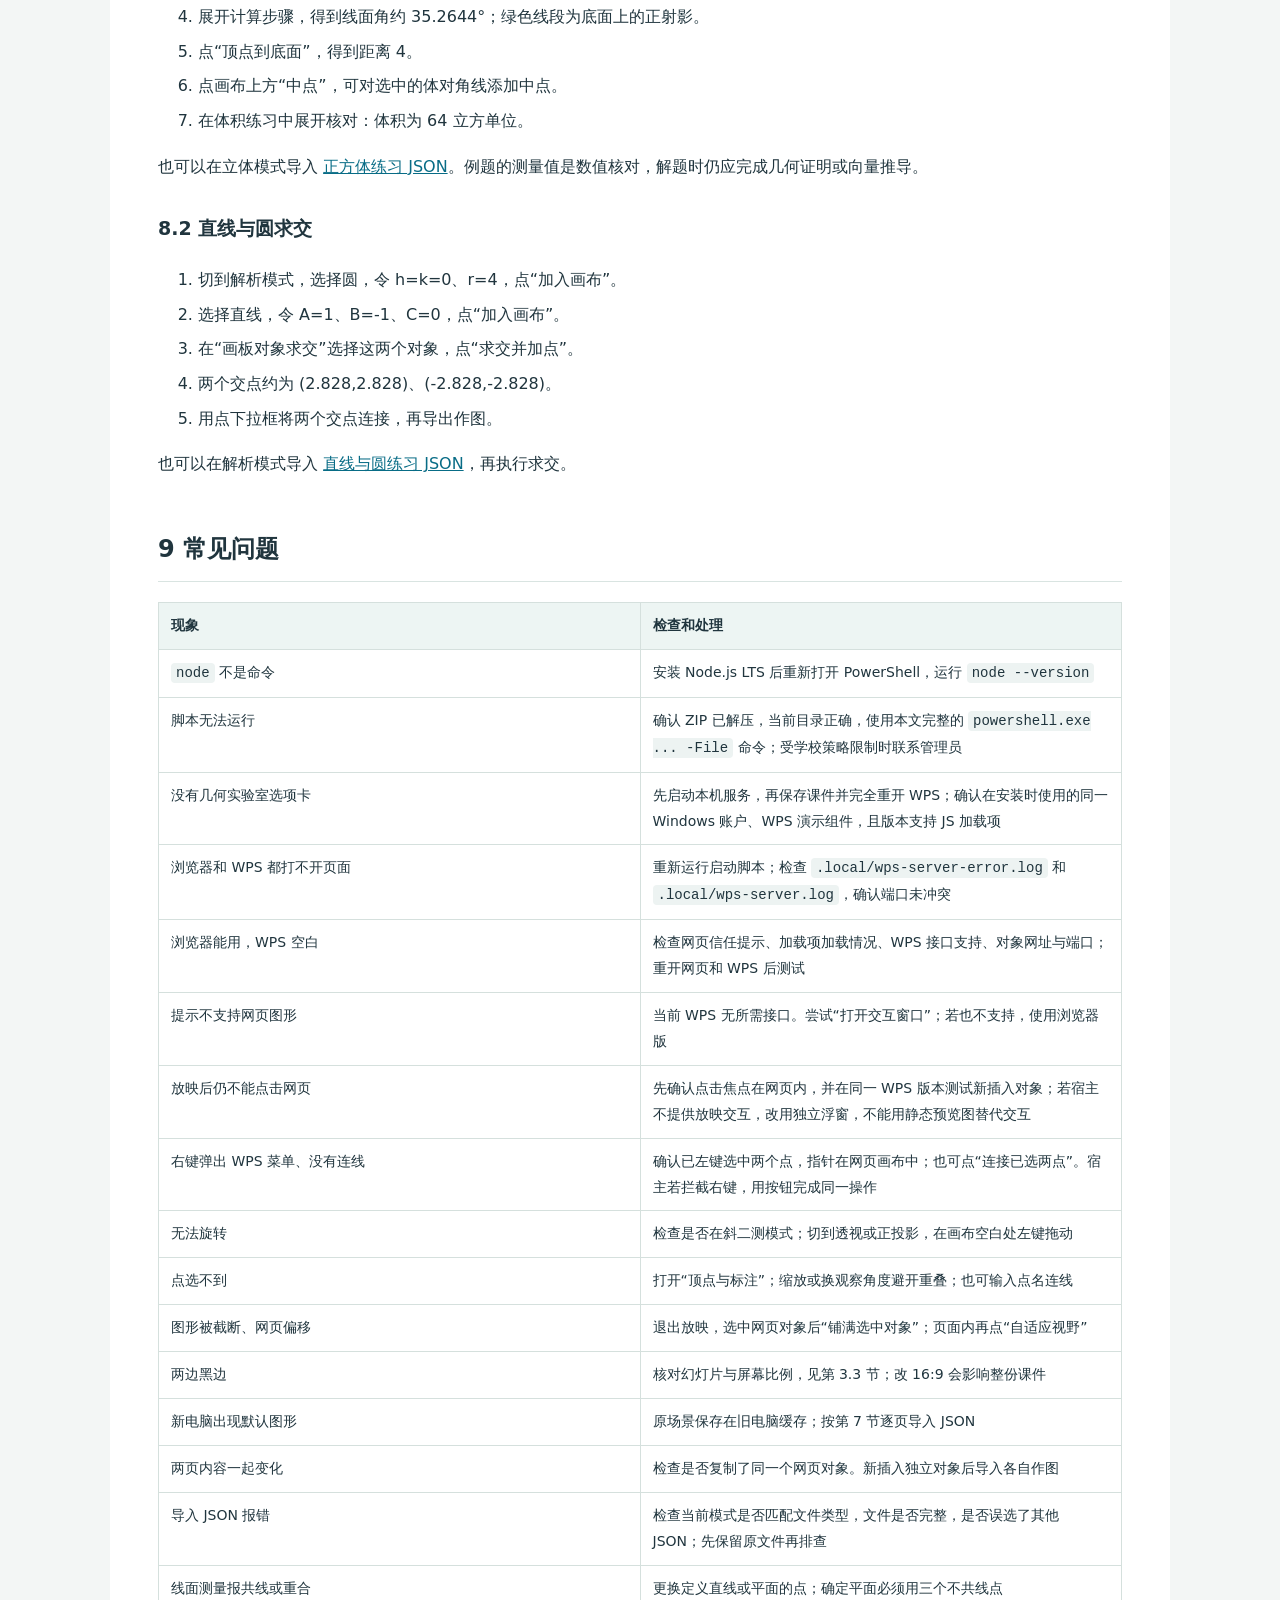
<file: wps-help.html>
<!doctype html>
<html lang="zh-CN"><head><meta charset="utf-8"><meta name="viewport" content="width=device-width,initial-scale=1"><title>几何实验室完整使用手册</title><style>
:root{color-scheme:light}*{box-sizing:border-box}body{margin:0;background:#f3f6f5;color:#20353e;font:16px/1.85 system-ui,'Microsoft YaHei',sans-serif}
main{max-width:1060px;margin:32px auto;padding:34px 48px;background:white;border-radius:12px}h1{font-size:30px;line-height:1.4}h2{font-size:24px;margin-top:48px;border-bottom:1px solid #d9e4e1;padding-bottom:10px}h3{font-size:19px;margin-top:30px}
a{color:#086c86;overflow-wrap:anywhere}img{display:block;width:100%;height:auto;border:1px solid #d9e4e1;border-radius:8px}table{border-collapse:collapse;width:100%;font-size:14px;table-layout:fixed;margin:18px 0}td,th{border:1px solid #d5e0dd;padding:10px 12px;text-align:left;vertical-align:top;overflow-wrap:anywhere}th{background:#edf5f3}
code{background:#edf3f2;border-radius:4px;padding:2px 5px;font-family:Consolas,monospace;overflow-wrap:anywhere}pre{overflow:auto;background:#eef4f2;padding:16px;border-radius:8px;font-size:13px;line-height:1.6}pre code{padding:0}.toc{background:#f0f6f4;border-radius:8px;padding:16px 24px}.toc>ul{columns:2;column-gap:32px}.toc li{break-inside:avoid}.toc a{text-decoration:none}.toc ul{padding-left:20px}.toctitle{font-size:20px;font-weight:700}li{margin:5px 0}
.guide-actions{display:flex;gap:16px;flex-wrap:wrap;font-size:13px;border-bottom:1px solid #d9e4e1;padding-bottom:14px}p{overflow-wrap:anywhere}
@media(max-width:720px){main{margin:0;padding:22px 16px;border-radius:0}.toc>ul{columns:1}h1{font-size:25px}td,th{padding:7px;font-size:12px}}
@media print{body{background:white;font-size:11pt}main{margin:0;padding:0;max-width:none}.guide-actions{display:none}.toc>ul{columns:1}h2,h3{break-after:avoid}table{font-size:9pt}tr,img,pre{break-inside:avoid}a{color:inherit;text-decoration:none}pre{white-space:pre-wrap}}
</style></head><body><main><nav class="guide-actions"><a href="https://github.com/abotang/Geometer-s-Sketchpad">GitHub 项目</a><span>可离线阅读 · 浏览器 Ctrl+P 可打印或保存 PDF</span></nav><h1 id="_1">几何实验室使用手册</h1>
<p>适用于高中立体几何、解析几何的备课、课堂演示和自主练习。本文覆盖项目中现有的操作功能，以及 Windows 电脑上的 WPS 安装、放映、保存、迁移和排错。</p>
<p><strong>换电脑使用需要三样东西：完整项目文件夹、PPT 课件、每页导出的作图 JSON。新电脑还要安装 Node.js，并使用支持相应加载项接口的 Windows 版 WPS 演示。仅复制 PPT 不能带走本机保存的作图。</strong></p>
<p>本项目使用本机网页服务。浏览器版可以单独运行；WPS 通过网页对象显示同一个工具。支持情况取决于目标电脑的 WPS 版本及管理策略，安装后应按下文完成放映验收。</p>
<p><img alt="画布快捷作图和常驻工具栏" src="docs/assets/interface.jpg" /></p>
<div class="toc"><span class="toctitle">目录</span><ul>
<li><a href="#1">1 准备环境和下载项目</a><ul>
<li><a href="#11">1.1 需要什么</a></li>
<li><a href="#12">1.2 下载和解压</a></li>
<li><a href="#13">1.3 打开命令窗口</a></li>
</ul>
</li>
<li><a href="#2-wps">2 首次安装到 WPS</a></li>
<li><a href="#3">3 在幻灯片内操作</a><ul>
<li><a href="#31">3.1 插入和放映</a></li>
<li><a href="#32-wps">3.2 WPS 功能区全部按钮</a></li>
<li><a href="#33">3.3 全屏与黑边</a></li>
</ul>
</li>
<li><a href="#4">4 通用页面操作</a></li>
<li><a href="#5">5 立体几何全部功能</a><ul>
<li><a href="#51">5.1 内置模型和尺寸</a></li>
<li><a href="#52">5.2 视图与显示开关</a></li>
<li><a href="#53">5.3 左键选点和右键连线</a></li>
<li><a href="#54">5.4 中点、分点、任意点和圆弧点</a></li>
<li><a href="#55">5.5 删除与关系观察</a></li>
<li><a href="#56">5.6 空间角与距离</a></li>
<li><a href="#57">5.7 体积练习</a></li>
<li><a href="#58">5.8 自定义多面体</a></li>
</ul>
</li>
<li><a href="#6">6 解析几何全部功能</a><ul>
<li><a href="#61">6.1 选择方程与调整参数</a></li>
<li><a href="#62">6.2 多曲线画板</a></li>
<li><a href="#63">6.3 平面视野、加点和连线</a></li>
<li><a href="#64">6.4 解析计算器与曲线性质</a></li>
</ul>
</li>
<li><a href="#7">7 保存和换电脑迁移</a><ul>
<li><a href="#71">7.1 各种保存分别保存什么</a></li>
<li><a href="#72">7.2 旧电脑打包清单</a></li>
<li><a href="#73">7.3 新电脑恢复步骤</a></li>
<li><a href="#74">7.4 多页和复制幻灯片</a></li>
<li><a href="#75">7.5 课前验收清单</a></li>
</ul>
</li>
<li><a href="#8">8 两个完整练习</a><ul>
<li><a href="#81">8.1 正方体的体对角线与底面</a></li>
<li><a href="#82">8.2 直线与圆求交</a></li>
</ul>
</li>
<li><a href="#9">9 常见问题</a><ul>
<li><a href="#91">9.1 更换服务端口</a></li>
<li><a href="#92">9.2 更新、前台运行和卸载</a></li>
</ul>
</li>
<li><a href="#10">10 当前能力边界</a></li>
</ul>
</div>
<h2 id="1">1 准备环境和下载项目</h2>
<h3 id="11">1.1 需要什么</h3>
<table>
<thead>
<tr>
<th>项目</th>
<th>要求与用途</th>
</tr>
</thead>
<tbody>
<tr>
<td>操作系统</td>
<td>本文的 WPS 安装脚本用于 Windows；其他系统可另行尝试浏览器版，不使用这些 WPS 安装脚本</td>
</tr>
<tr>
<td>WPS</td>
<td>Windows 桌面版 WPS 演示，支持 JS 加载项；内嵌放映还需要支持 <code>Shapes.AddWebShapeEx</code> 网页对象</td>
</tr>
<tr>
<td>Node.js</td>
<td>从 <a href="https://nodejs.org/en/download">Node.js 官网</a>安装 LTS 版本；用来启动本机网页服务</td>
</tr>
<tr>
<td>浏览器</td>
<td>支持现代 JavaScript、SVG、localStorage 的浏览器；可先用 Edge 或 Chrome 检查页面</td>
</tr>
<tr>
<td>Git</td>
<td>可选；下载 ZIP 不需要安装 Git</td>
</tr>
<tr>
<td>网络</td>
<td>首次下载、安装软件时需要；文件和运行环境准备好后，本工具的作图功能不依赖外部 CDN</td>
</tr>
</tbody>
</table>
<p>WPS 内嵌网页使用 <a href="https://open.wps.cn/documents/app-integration-dev/wps365/client/wpsoffice/jsapi/wps-extension-api/kso/WebShape/obj">WPS WebShape 扩展接口</a>。不能仅凭“已经安装 WPS”就判断一定支持，具体以目标电脑实际插入及放映结果为准。</p>
<h3 id="12">1.2 下载和解压</h3>
<p>打开 <a href="https://github.com/abotang/Geometer-s-Sketchpad">项目仓库</a>，选择 <strong>Code → Download ZIP</strong>，将 ZIP 完整解压到固定文件夹，例如 <code>D:\教学工具\Geometer-s-Sketchpad</code>。不要在压缩包预览窗口里运行脚本，也不要只复制 <code>index.html</code>。</p>
<p>熟悉 Git 的用户可以运行：</p>
<pre><code class="language-powershell">git clone https://github.com/abotang/Geometer-s-Sketchpad.git
cd Geometer-s-Sketchpad
</code></pre>
<p>项目运行不需要 <code>npm install</code>，也不需要 Python。仓库中的 Python 文档生成脚本仅供维护者更新说明书使用。</p>
<h3 id="13">1.3 打开命令窗口</h3>
<p>在解压后的项目文件夹中打开 PowerShell。确认当前目录能看到 <code>index.html</code>、<code>server.mjs</code>、<code>install-wps.ps1</code> 和 <code>start-wps.ps1</code>。先输入：</p>
<pre><code class="language-powershell">node --version
</code></pre>
<p>显示版本号才算 Node.js 已就绪。如果提示找不到 <code>node</code>，先安装 Node.js，再重新打开 PowerShell。</p>
<h2 id="2-wps">2 首次安装到 WPS</h2>
<p>先保存正在编辑的课件。以下命令都在<strong>项目文件夹</strong>中执行：</p>
<pre><code class="language-powershell">powershell.exe -NoProfile -ExecutionPolicy Bypass -File .\install-wps.ps1
powershell.exe -NoProfile -ExecutionPolicy Bypass -File .\start-wps.ps1
</code></pre>
<p>这里的执行策略参数只用于启动这次脚本进程，不永久修改系统执行策略；只对你已确认来源的本项目脚本使用。如果学校电脑由管理员限制脚本或加载项，请由管理员按其策略配置。</p>
<p>安装脚本将“几何实验室”注册到<strong>当前 Windows 用户</strong>的 WPS 加载项配置：</p>
<pre><code class="language-text">%APPDATA%\kingsoft\wps\jsaddons\publish.xml
</code></pre>
<p>已有配置会先生成带时间戳的 <code>.bak</code> 备份。脚本保留其他加载项，只替换名为 <code>GeometryLab</code> 的条目，不会修改 <code>oem.ini</code> 或关闭 WPS。</p>
<p>随后按顺序操作：</p>
<ol>
<li>在浏览器打开 <code>http://127.0.0.1:4174/</code>，确认看到几何工具。</li>
<li>保存课件后，完全退出并重新打开 WPS 演示，让加载项重新读取配置。</li>
<li>查看功能区是否出现“几何实验室”选项卡。</li>
<li>如果有网页信任提示，核对目标是本机地址 <code>http://127.0.0.1:4174</code>，按你所在单位的要求处理。</li>
<li>用一张测试幻灯片插入几何网页，进入放映，测试选点、右键连线、旋转和保存。</li>
</ol>
<p>安装后通常不需要每次重新注册。<strong>每次开机后使用前，需要启动本机服务：</strong></p>
<pre><code class="language-powershell">powershell.exe -NoProfile -ExecutionPolicy Bypass -File .\start-wps.ps1
</code></pre>
<p>启动脚本会检查服务是否已运行，成功后可关闭这个 PowerShell 窗口。Node 服务在后台运行，不会随 WPS 窗口关闭而自动退出；电脑重启后需要重新启动。</p>
<h2 id="3">3 在幻灯片内操作</h2>
<h3 id="31">3.1 插入和放映</h3>
<p>在 WPS 普通编辑视图选中目标页，点击“几何实验室 → 插入当前幻灯片”。新网页对象自动移动到页面左上角，并按当前幻灯片尺寸铺满。</p>
<p>进入放映后，在网页内操作。默认透视视图允许拖动旋转；立体几何中左键选中两个点，再在画布或顶点上按右键即可连接。点击“模型”可打开模型选择，右侧工具栏一直显示。狭窄窗口中工具栏可能排列到画布下方。</p>
<p>建议将交互图单独放在一页：铺满页面的网页对象可能遮住同页已有文字。讲课时保持项目文件夹可访问，并保持本机服务运行。</p>
<h3 id="32-wps">3.2 WPS 功能区全部按钮</h3>
<table>
<thead>
<tr>
<th>按钮</th>
<th>功能与注意事项</th>
</tr>
</thead>
<tbody>
<tr>
<td>插入当前幻灯片</td>
<td>创建新的内嵌网页对象，并分配新的本机场景编号；需要网页对象接口支持</td>
</tr>
<tr>
<td>铺满选中对象</td>
<td>在编辑视图中先选中一个几何网页对象，再点击此按钮；取消对象纵横比锁定、归零旋转和位置，并匹配幻灯片大小。它作用于所选形状，请不要误选其他图形</td>
</tr>
<tr>
<td>整份课件设为16:9</td>
<td>保持页面高度，调整整份演示文稿的页面宽度；所有页都受影响。之后再选中几何对象并铺满，检查其他页排版</td>
</tr>
<tr>
<td>打开交互窗口</td>
<td>打开独立网页浮窗；适合不支持内嵌网页的 WPS，前提是该版本支持网页对话框</td>
</tr>
<tr>
<td>放映时自动打开</td>
<td>本次 WPS 会话中，开始放映时自动打开独立浮窗；默认关闭，不代表自动插入网页对象</td>
</tr>
<tr>
<td>使用说明</td>
<td>打开这份完整的离线 HTML 手册</td>
</tr>
</tbody>
</table>
<p>独立浮窗中的“返回放映”尝试关闭浮窗；若未关闭，手动点窗口右上角 ×。浮窗不是幻灯片内部的对象，使用方式和保存场景与内嵌对象不同。</p>
<h3 id="33">3.3 全屏与黑边</h3>
<p>网页右上角的“全屏讲解”会申请浏览器全屏、隐藏顶部宿主说明条并保留工具栏；“退出全屏讲解”恢复普通页面布局。宿主不允许浏览器全屏时，会给出提示并在现有网页区域内调整布局。浏览器允许时，也可按 Esc 退出全屏。</p>
<p>需要区分两种情况：</p>
<ul>
<li><strong>网页对象本身太小或偏移</strong>：退出放映，选中几何网页，点“铺满选中对象”。</li>
<li><strong>幻灯片之外有黑边</strong>：检查课件与显示器的宽高比。16:9 屏幕可将课件改成 16:9 后再次铺满对象；比例不同的屏幕仍可能有黑边。网页不能自行消除 WPS 放映区域外的留黑。</li>
</ul>
<p>更新项目后，重新进入网页以加载新版页面。功能区按钮有变化时，保存课件后重新打开 WPS。</p>
<h2 id="4">4 通用页面操作</h2>
<table>
<thead>
<tr>
<th>入口</th>
<th>功能</th>
</tr>
</thead>
<tbody>
<tr>
<td>立体几何／解析几何</td>
<td>在空间模型与平面曲线之间切换，各自保留当前工作状态</td>
</tr>
<tr>
<td>模型</td>
<td>打开模型选择面板；在解析几何模式中显示曲线、方程参数和画板对象。点击面板 × 或遮罩关闭</td>
</tr>
<tr>
<td>自适应视野</td>
<td>调整当前模式的视野。立体模式恢复默认观察方向与缩放；解析模式重新计算适合对象的范围</td>
</tr>
<tr>
<td>保存作图</td>
<td>导出<strong>当前模式</strong>的 JSON，可继续编辑；不是图片、PDF 或 PPT 导出</td>
</tr>
<tr>
<td>导入作图</td>
<td>将相应模式的 JSON 恢复到当前画板；导入会替换该模式的当前场景，先保存需要保留的内容</td>
</tr>
<tr>
<td>全屏讲解</td>
<td>扩大可用显示区域，右侧工具栏保留</td>
</tr>
</tbody>
</table>
<p>右侧面板可以上下滚动。两种模式的数据独立：同一页若同时使用立体和解析内容，要分别导出两份 JSON。</p>
<h2 id="5">5 立体几何全部功能</h2>
<h3 id="51">5.1 内置模型和尺寸</h3>
<p>点击“模型”，选择模型，再用滑块或数字框调整尺寸。数字框按界面范围限制输入。切换模型会清空当前模型的辅助构造和测量选择，切换前可先保存作图。</p>
<table>
<thead>
<tr>
<th>模型</th>
<th>可以调整的尺寸</th>
</tr>
</thead>
<tbody>
<tr>
<td>正方体</td>
<td>棱长 AB</td>
</tr>
<tr>
<td>长方体</td>
<td>AB、BC、AA′</td>
</tr>
<tr>
<td>三棱柱</td>
<td>底面三边 AB、BC、CA，侧棱 AA′</td>
</tr>
<tr>
<td>五棱柱</td>
<td>正五边形底面的半径、侧棱</td>
</tr>
<tr>
<td>六棱柱</td>
<td>正六边形底面边长 AB、侧棱 AA′</td>
</tr>
<tr>
<td>三棱锥</td>
<td>底面三边 AB、BC、CA，侧棱 SA、SB、SC</td>
</tr>
<tr>
<td>四棱锥</td>
<td>矩形底面 AB、BC，侧棱 SA；本模型顶点位于底面中心上方，各侧棱等长</td>
</tr>
<tr>
<td>五棱锥</td>
<td>正五边形底面的半径、锥高</td>
</tr>
<tr>
<td>六棱锥</td>
<td>正六边形底面的半径、锥高</td>
</tr>
<tr>
<td>正八面体</td>
<td>棱长</td>
</tr>
<tr>
<td>三棱台</td>
<td>下底三边 AB、BC、CA，上底 A′B′，侧棱 AA′</td>
</tr>
<tr>
<td>四棱台</td>
<td>下底 AB、BC，上底 A′B′，侧棱 AA′</td>
</tr>
<tr>
<td>圆柱</td>
<td>半径、高</td>
</tr>
<tr>
<td>圆锥</td>
<td>半径、高</td>
</tr>
<tr>
<td>圆台</td>
<td>下底半径、上底半径、高</td>
</tr>
<tr>
<td>球</td>
<td>半径</td>
</tr>
</tbody>
</table>
<p>三角形不等式、锥高、棱台比例等条件不满足时，会显示参数错误；图上可能仍是上一次有效模型。应先修正参数，再测量或导出。</p>
<h3 id="52">5.2 视图与显示开关</h3>
<ul>
<li><strong>透视</strong>：近处显大、远处显小，适合空间感知。左键拖动画布空白处旋转。</li>
<li><strong>斜二测</strong>：使用固定画法观察，不支持自由拖动旋转；需要旋转时切换到透视或正投影。</li>
<li><strong>正投影</strong>：平行投影，可以拖动旋转。</li>
<li><strong>正视、侧视、俯视</strong>：快速切换标准观察方向。</li>
<li><strong>滚轮、底部缩放滑块</strong>：调整图形大小。底部同时显示顶点、棱和面的数量；圆柱等曲面模型显示对应曲面统计。</li>
<li><strong>顶点与标注</strong>：显示或隐藏可选点与字母。需要鼠标选点时请打开。</li>
<li><strong>棱线</strong>：控制棱线显示。</li>
<li><strong>面填充</strong>：控制半透明面的显示。</li>
<li><strong>隐藏棱</strong>：控制背面棱的虚线显示。</li>
<li><strong>空间直角坐标系</strong>：控制原点、三轴、刻度与箭头显示。</li>
</ul>
<p>对于水平底面的常用模型，坐标原点放在底面顶点的中心，x、y 轴在底面内，z 轴向上；坐标轴随模型一起旋转，负向以虚线表示。自定义模型则按最低 z 值的顶点平均位置确定原点，不会自动识别任意倾斜底面。球的原点在底部，不能把它当成球心坐标。</p>
<h3 id="53">5.3 左键选点和右键连线</h3>
<ol>
<li>左键单击第一个点，点会被选中。</li>
<li>左键单击第二个点，上方显示两个已选点的名称。</li>
<li>在画布空白处或顶点上按右键，立即连接两点。</li>
<li>连接后清空点选状态，可继续选择下一对点。重复连接同一对点只会选中已有辅助线。</li>
</ol>
<p>再次左键点已选点可取消选择。已有两个点时再选第三个点，会保留最近选中的两个点。顶点、已添加的中点、三等分点、任意点、圆弧点、交点均可作为端点。</p>
<p>另外还有三个连线入口：画布上方“连接已选两点”、右侧“连接两点”、画布右上角两个点名字输入框。输入如 <code>A</code> 和 <code>C′</code> 后点击“连接”或按 Enter；输入字母后带普通英文单引号也可表示带撇点，例如 <code>C'</code>。</p>
<p>触屏或没有右键时用“连接已选两点”按钮。键盘可 Tab 聚焦点，再用 Enter 或空格选择。右键快捷连线目前只用于立体模式。</p>
<h3 id="54">5.4 中点、分点、任意点和圆弧点</h3>
<table>
<thead>
<tr>
<th>操作</th>
<th>方法</th>
</tr>
</thead>
<tbody>
<tr>
<td>作中点</td>
<td>先点击辅助线，再点画布上方“中点”或右侧“作中点”。上方“中点”也可对已选的两个点先连线再取中点</td>
</tr>
<tr>
<td>作三等分点</td>
<td>选中辅助线后点击“作三等分点”，得到从第一个端点起 1/3 和 2/3 处的两个点</td>
</tr>
<tr>
<td>在线段上取任意点</td>
<td>“添加任意点 → 在线段上取点”，选择辅助线后输入比例 t，范围 0～1。t=0.5 为中点，t=0.25 为从线段第一个端点起的四分之一处</td>
</tr>
<tr>
<td>按坐标添加点</td>
<td>“添加任意点 → 输入空间坐标”，输入 x、y、z 和不重复的点名。新点坐标以显示的底部原点为准</td>
</tr>
<tr>
<td>圆弧取点</td>
<td>圆柱、圆锥、圆台、球可启用“圆弧取点”，单击高亮圆周吸附添加一个点，完成后自动退出；拖动旋转不会连续撒点</td>
</tr>
<tr>
<td>自动交点</td>
<td>辅助线之间或辅助线与棱真正相交时，自动标出交点。投影图上看似交叉的异面线不会因此生成交点</td>
</tr>
</tbody>
</table>
<p>取分点前建议明确点击目标辅助线。圆柱、圆锥等图形中的轮廓标记点会随观察方向变化；要研究固定圆周点的关系，请用“圆弧取点”创建固定点。</p>
<h3 id="55">5.5 删除与关系观察</h3>
<p>点击辅助线后可使用画布上方“删选中线”、右侧“删除线段”，或 Delete／Backspace 删除。不要在输入数字或文本时使用删除快捷键。依赖失效的交点会同步清理。</p>
<p>“清除辅助构造”删除辅助线和辅助点，保留模型。当前没有覆盖所有操作的通用撤销历史；需要保留的构造请先导出 JSON。</p>
<p>画布右上“线线关系 · 展开”会列出平行、垂直及方向夹角，含辅助线。该面板用于观察与数值核对，不是自动证明器；同方向的重合线也可能归到同一组。圆滑模型不会枚举大量网格棱作为普通几何棱。</p>
<h3 id="56">5.6 空间角与距离</h3>
<p>在右侧向下滚动到“空间角与距离”。选择测量类型，再从下拉框指定点。数据和辅助图会随尺寸变化更新。</p>
<table>
<thead>
<tr>
<th>测量</th>
<th>选点</th>
<th>显示内容</th>
</tr>
</thead>
<tbody>
<tr>
<td>线段长度</td>
<td>U、V</td>
<td>两点间距离、向量和长度公式</td>
</tr>
<tr>
<td>线线角</td>
<td>两条直线各两个不同端点</td>
<td>方向向量、点积公式、较小夹角；适用于异面直线</td>
</tr>
<tr>
<td>线面角与正射影</td>
<td>直线两点、平面上三个不共线点</td>
<td>角度、单位法向量、正射影、垂足 H₁/H₂</td>
</tr>
<tr>
<td>点到平面距离与垂足</td>
<td>待测点 P、平面三个不共线点</td>
<td>距离、垂足 H 的坐标、法向量法计算步骤</td>
</tr>
</tbody>
</table>
<p>点“查看坐标与计算步骤”展开推导。角度采用 0°～90° 的较小角。线面角用正弦公式计算，不是直接把直线和法向量的夹角当答案。</p>
<p>图中绿色线段表示正射影，橙色虚线表示垂线。着色三角形只标示平面位置，计算的平面无限延伸，因此垂足可以落在三角形外。直线垂直于平面时，正射影退化为一点。</p>
<p>正方体、长方体提供“体对角线与底面”“顶点到底面”“异面棱夹角”三个快捷例题，使用当前尺寸，保留已有辅助构造。端点重合、平面三点共线或已删除的点不能参与相应测量，界面会提示重新选择。</p>
<h3 id="57">5.7 体积练习</h3>
<p>右侧底部显示当前模型的体积练习。先独立计算，再点“查看公式与计算”。内置模型分别采用柱体、锥体、台体、球或正八面体公式，并随参数变化更新。任意自定义多面体没有自动体积练习卡。</p>
<h3 id="58">5.8 自定义多面体</h3>
<p>“模型 → 任意多面体 → 打开编辑器”，粘贴顶点与面的 JSON 后生成。顶点编号从 0 开始；每个面按边界顺序列出顶点，建议各面采用一致的外侧绕序。示例四面体：</p>
<pre><code class="language-json">{
  &quot;vertices&quot;: [[0,0,0],[4,0,0],[0,4,0],[0,0,4]],
  &quot;faces&quot;: [[0,2,1],[0,1,3],[1,2,3],[2,0,3]],
  &quot;labels&quot;: [&quot;A&quot;,&quot;B&quot;,&quot;C&quot;,&quot;S&quot;]
}
</code></pre>
<p>至少 4 个顶点和 4 个面；每个面至少 3 个不同顶点。<code>labels</code> 可省略，填写时须与顶点一一对应、名称唯一且不超过 12 个字符。软件会从面边界生成棱。输入检查不等于完整的几何拓扑验证，请自行保证各面共面、边界正确且模型封闭。</p>
<h2 id="6">6 解析几何全部功能</h2>
<h3 id="61">6.1 选择方程与调整参数</h3>
<p>点击底部“解析几何”，再点击顶部“模型”打开曲线面板。</p>
<table>
<thead>
<tr>
<th>类型</th>
<th>输入与约定</th>
</tr>
</thead>
<tbody>
<tr>
<td>直线</td>
<td><code>Ax + By + C = 0</code>，A、B 不得同时为 0</td>
</tr>
<tr>
<td>圆</td>
<td>圆心 (h,k)、半径 r，r &gt; 0</td>
</tr>
<tr>
<td>椭圆</td>
<td>中心 (h,k)、a、b，本界面约定 a ≥ b &gt; 0，长轴沿 x 轴；a=b 时为圆</td>
</tr>
<tr>
<td>双曲线</td>
<td>中心 (h,k)、a、b &gt; 0，实轴可选择横轴或纵轴</td>
</tr>
<tr>
<td>抛物线</td>
<td>顶点 (h,k)、p &gt; 0，选择向右、向左、向上、向下；采用 <code>y²=2px</code> 一类约定，顶点到焦点距离为 p/2</td>
</tr>
<tr>
<td>一般二次曲线</td>
<td><code>Ax²+Bxy+Cy²+Dx+Ey+F=0</code>，A、B、C 不得全部为 0，可表达带 xy 项的二次曲线</td>
</tr>
</tbody>
</table>
<p>参数错误时显示提示，先修正再加入画布。一般二次曲线的判别式只能初步分类，不能单独判定退化、空集等所有情况。</p>
<h3 id="62">6.2 多曲线画板</h3>
<ol>
<li>选择类型、输入参数，查看虚线预览和当前方程。</li>
<li>点“＋ 加入画布”保存为画板对象。</li>
<li>点“新建”开始同类型的新草稿，或切换其他曲线类型，继续加入对象。</li>
<li>点击“画板对象”列表中的对象名称重新编辑；修改有效参数会同步该对象，“更新对象”可再次确认。</li>
<li>列表的圆点按钮控制显示，颜色框改变颜色，× 删除单个对象，“清空曲线”删除全部已加入曲线。</li>
</ol>
<p>清空曲线后，当前方程的草稿预览可能仍在；这不表示已保存对象没有删除。求交下拉框只列出已加入且可见的对象，草稿不参与。</p>
<h3 id="63">6.3 平面视野、加点和连线</h3>
<ul>
<li>默认拖动画布平移，滚轮缩放。x、y 单位长度相同，圆不会因画布宽高不同变成椭圆。</li>
<li>指针移动时显示坐标读数；“自适应视野”恢复适合当前对象的范围。</li>
<li>“＋ 添加一个点”开启单次放点，单击画布添加一点后自动回到平移模式；拖动不会加点。</li>
<li>“撤销最后一点”删除最后添加的点及依赖它的线段。</li>
<li>右侧“精确添加点”可输入点名、x、y，添加坐标点。</li>
<li>从两个点下拉框中选择端点，点“连接线段”。解析模式不使用立体模式的右键连线快捷操作。</li>
<li>“清除点”会同时清除点与连接这些点的线段。</li>
</ul>
<h3 id="64">6.4 解析计算器与曲线性质</h3>
<table>
<thead>
<tr>
<th>区域</th>
<th>能计算什么</th>
</tr>
</thead>
<tbody>
<tr>
<td>两点 P、Q</td>
<td>距离、中点、斜率、两点确定的直线；重合点不能唯一确定直线，竖直线斜率不存在</td>
</tr>
<tr>
<td>点 P 到直线 L₁</td>
<td>输入一般式系数后计算距离，显示点到直线公式；不依赖 Q 是否填写</td>
</tr>
<tr>
<td>直线 L₁ 与 L₂</td>
<td>判断平行、重合，或计算交点和较小夹角</td>
</tr>
<tr>
<td>画板对象求交</td>
<td>两直线，或一条直线与圆、椭圆、双曲线、抛物线、一般二次曲线；求得的实交点加入画板</td>
</tr>
<tr>
<td>曲线性质</td>
<td>直线斜率与法向量、圆心半径、椭圆焦点/焦距/离心率/准线、双曲线焦点/离心率/渐近线、抛物线顶点/焦点/准线、一般二次曲线判别式</td>
</tr>
<tr>
<td>公式推导</td>
<td>展开查看当前类型的斜率、圆心半径、焦点或二次曲线分类计算</td>
</tr>
</tbody>
</table>
<p>计算器输入框是计算辅助，不会自动把 P、Q、L₁、L₂ 加入画板。需要绘图时，请通过方程对象或“精确添加点”添加。</p>
<p><strong>求交范围</strong>：目前不支持任意两条二次曲线求交，如圆与圆、椭圆与双曲线。重合对象的无限多个交点不会枚举；“没有实交点，或两直线平行”的提示也不用于证明两对象一定相离。生成的解析交点是当前坐标快照，之后修改曲线时不会自动跟随，需要重新求交。一般二次曲线使用数值绘制，极端参数或视野可能影响显示精度。</p>
<h2 id="7">7 保存和换电脑迁移</h2>
<h3 id="71">7.1 各种保存分别保存什么</h3>
<table>
<thead>
<tr>
<th>保存方式</th>
<th>内容</th>
<th>是否随 PPT 自动迁移</th>
</tr>
</thead>
<tbody>
<tr>
<td>WPS 保存课件</td>
<td>网页对象所在页、位置、尺寸、网址等课件内容；网页对象的保留仍需在目标 WPS 验收</td>
<td>课件内的信息随 PPT 文件移动</td>
</tr>
<tr>
<td>本机自动缓存</td>
<td>WPS 每个新插入对象对应的两种模式场景和当前模式；浏览器版按当前来源保存场景</td>
<td>否；本机浏览器或 WPS 缓存，不是 PPT 附件</td>
</tr>
<tr>
<td>立体模式“保存作图”</td>
<td>模型、尺寸、自定义模型、辅助点线、视图、显示开关、测量选点</td>
<td>需自行复制 JSON</td>
</tr>
<tr>
<td>解析模式“保存作图”</td>
<td>当前曲线草稿、参数、画板曲线、点、线段和视野</td>
<td>需自行复制 JSON</td>
</tr>
</tbody>
</table>
<p>解析计算器中临时输入的 P、Q、L₁、L₂，不在当前作图 JSON 中。两种模式各自导出，没有“一次导出整份 PPT 所有页”的功能。JSON 不是截图，导入后仍可继续编辑。</p>
<p>同一台电脑也不要把自动缓存当唯一备份。清理浏览器或 WPS 缓存、更换 Windows 用户、更改访问主机名或端口，都可能导致原缓存不可见。<code>localhost</code> 与 <code>127.0.0.1</code> 也应视为不同访问来源，建议始终沿用默认地址。</p>
<h3 id="72">7.2 旧电脑打包清单</h3>
<ol>
<li>打开课件的每个交互页，进入已完成的作图。</li>
<li>在立体模式点“保存作图”，将 JSON 重命名，例如 <code>第03页-立体-体对角线.json</code>。</li>
<li>同页如还使用解析模式，切换后再导出，例如 <code>第03页-解析-直线与圆.json</code>。</li>
<li>对其余交互页重复以上步骤，另存一份页码与 JSON 的对应清单。</li>
<li>保存 PPT，并复制完整项目文件夹、PPT、全部 JSON 到 U 盘或其他迁移目录。不要将个人课件和作图误提交到公共仓库。</li>
<li>如果新电脑离线，提前备好适合该电脑的 Node.js 安装包，并确认 WPS 已安装。</li>
</ol>
<p>推荐文件组织：</p>
<pre><code class="language-text">教学迁移包/
  Geometer-s-Sketchpad/   ← 整个项目
  我的课件.pptx
  作图/
    第03页-立体-体对角线.json
    第03页-解析-直线与圆.json
  页码与作图对应表.txt
</code></pre>
<h3 id="73">7.3 新电脑恢复步骤</h3>
<ol>
<li>将迁移包复制到新电脑的固定文件夹，不要直接依赖容易拔出的 U 盘运行。</li>
<li>安装 Node.js，打开 PowerShell，确认 <code>node --version</code> 有输出。</li>
<li>进入项目文件夹，按第 2 节运行安装和启动脚本。注册应在实际授课使用的 Windows 账户下进行。</li>
<li>在浏览器确认 <code>http://127.0.0.1:4174/</code> 可打开，保存工作后重新启动 WPS。</li>
<li>打开复制来的课件，进入对应交互页。第一次可能显示默认正方体，这是尚未恢复本机场景。</li>
<li>在立体模式导入该页的立体 JSON；需要解析内容时，切到解析模式导入对应解析 JSON。</li>
<li>切回希望放映时显示的模式，稍候等待本机自动保存，再逐页检查。</li>
<li>保存课件，并完成下面的验收清单。</li>
</ol>
<p>项目文件夹路径可以不同，因为网页对象使用本机网址。<strong>默认端口 4174 应保持一致。</strong> 如果目标 WPS 不保留或不支持已有网页对象，先测试新插入对象；支持新对象时，可重新插入并导入该页 JSON。接口完全不支持时只能使用独立浮窗或浏览器版。</p>
<h3 id="74">7.4 多页和复制幻灯片</h3>
<p>每次点击“插入当前幻灯片”会创建新的场景编号。<strong>复制现有网页对象或整页幻灯片会保留原网址，因而可能共享同一个本机场景。</strong> 需要不同内容的页面，应各自新插入对象，再导入各自 JSON。</p>
<p>在普通浏览器打开默认首页，并不等于打开某个 WPS 页面的场景。独立浮窗也使用自己的场景；要交换内容，请通过 JSON 导出和导入。</p>
<h3 id="75">7.5 课前验收清单</h3>
<ul>
<li>本机首页能打开，页面没有脚本错误提示。</li>
<li>WPS 出现“几何实验室”功能区，目标页网页正常显示。</li>
<li>放映时能拖动旋转，左键选两个点后右键能连接。</li>
<li>工具栏可见，模型面板能打开和关闭，全屏／退出后布局正常。</li>
<li>每个交互页恢复了对应 JSON，复制页面没有意外共享场景。</li>
<li>立体测量、解析曲线和需要的参数正确。</li>
<li>保存课件，退出放映再进入；必要时重开 WPS，确认场景恢复。</li>
<li>断网后仍能使用本机工具；关闭本机服务会使网页加载失败，授课时应保持服务运行。</li>
</ul>
<h2 id="8">8 两个完整练习</h2>
<h3 id="81">8.1 正方体的体对角线与底面</h3>
<ol>
<li>选择正方体，棱长设为 4。</li>
<li>左键选择 A、C′，右键连接体对角线。</li>
<li>在“空间角与距离”点“体对角线与底面”。</li>
<li>展开计算步骤，得到线面角约 35.2644°；绿色线段为底面上的正射影。</li>
<li>点“顶点到底面”，得到距离 4。</li>
<li>点画布上方“中点”，可对选中的体对角线添加中点。</li>
<li>在体积练习中展开核对：体积为 64 立方单位。</li>
</ol>
<p>也可以在立体模式导入 <a href="examples/cube-diagonal.json">正方体练习 JSON</a>。例题的测量值是数值核对，解题时仍应完成几何证明或向量推导。</p>
<h3 id="82">8.2 直线与圆求交</h3>
<ol>
<li>切到解析模式，选择圆，令 h=k=0、r=4，点“加入画布”。</li>
<li>选择直线，令 A=1、B=-1、C=0，点“加入画布”。</li>
<li>在“画板对象求交”选择这两个对象，点“求交并加点”。</li>
<li>两个交点约为 (2.828,2.828)、(-2.828,-2.828)。</li>
<li>用点下拉框将两个交点连接，再导出作图。</li>
</ol>
<p>也可以在解析模式导入 <a href="examples/line-circle.json">直线与圆练习 JSON</a>，再执行求交。</p>
<h2 id="9">9 常见问题</h2>
<table>
<thead>
<tr>
<th>现象</th>
<th>检查和处理</th>
</tr>
</thead>
<tbody>
<tr>
<td><code>node</code> 不是命令</td>
<td>安装 Node.js LTS 后重新打开 PowerShell，运行 <code>node --version</code></td>
</tr>
<tr>
<td>脚本无法运行</td>
<td>确认 ZIP 已解压，当前目录正确，使用本文完整的 <code>powershell.exe ... -File</code> 命令；受学校策略限制时联系管理员</td>
</tr>
<tr>
<td>没有几何实验室选项卡</td>
<td>先启动本机服务，再保存课件并完全重开 WPS；确认在安装时使用的同一 Windows 账户、WPS 演示组件，且版本支持 JS 加载项</td>
</tr>
<tr>
<td>浏览器和 WPS 都打不开页面</td>
<td>重新运行启动脚本；检查 <code>.local/wps-server-error.log</code> 和 <code>.local/wps-server.log</code>，确认端口未冲突</td>
</tr>
<tr>
<td>浏览器能用，WPS 空白</td>
<td>检查网页信任提示、加载项加载情况、WPS 接口支持、对象网址与端口；重开网页和 WPS 后测试</td>
</tr>
<tr>
<td>提示不支持网页图形</td>
<td>当前 WPS 无所需接口。尝试“打开交互窗口”；若也不支持，使用浏览器版</td>
</tr>
<tr>
<td>放映后仍不能点击网页</td>
<td>先确认点击焦点在网页内，并在同一 WPS 版本测试新插入对象；若宿主不提供放映交互，改用独立浮窗，不能用静态预览图替代交互</td>
</tr>
<tr>
<td>右键弹出 WPS 菜单、没有连线</td>
<td>确认已左键选中两个点，指针在网页画布中；也可点“连接已选两点”。宿主若拦截右键，用按钮完成同一操作</td>
</tr>
<tr>
<td>无法旋转</td>
<td>检查是否在斜二测模式；切到透视或正投影，在画布空白处左键拖动</td>
</tr>
<tr>
<td>点选不到</td>
<td>打开“顶点与标注”；缩放或换观察角度避开重叠；也可输入点名连线</td>
</tr>
<tr>
<td>图形被截断、网页偏移</td>
<td>退出放映，选中网页对象后“铺满选中对象”；页面内再点“自适应视野”</td>
</tr>
<tr>
<td>两边黑边</td>
<td>核对幻灯片与屏幕比例，见第 3.3 节；改 16:9 会影响整份课件</td>
</tr>
<tr>
<td>新电脑出现默认图形</td>
<td>原场景保存在旧电脑缓存；按第 7 节逐页导入 JSON</td>
</tr>
<tr>
<td>两页内容一起变化</td>
<td>检查是否复制了同一个网页对象。新插入独立对象后导入各自作图</td>
</tr>
<tr>
<td>导入 JSON 报错</td>
<td>检查当前模式是否匹配文件类型，文件是否完整，是否误选了其他 JSON；先保留原文件再排查</td>
</tr>
<tr>
<td>线面测量报共线或重合</td>
<td>更换定义直线或平面的点；确定平面必须用三个不共线点</td>
</tr>
<tr>
<td>调尺寸后图形没变</td>
<td>查看参数错误提示；无法组成有效几何体时保留的是上一幅有效图形</td>
</tr>
<tr>
<td>曲线求交无法完成</td>
<td>两个对象须已加入且可见、不能是同一对象；当前仅支持两直线或直线与二次曲线</td>
</tr>
</tbody>
</table>
<h3 id="91">9.1 更换服务端口</h3>
<p>优先保留默认端口，避免旧课件网址失效。确需更换时，安装和启动脚本必须使用相同端口，例如：</p>
<pre><code class="language-powershell">powershell.exe -NoProfile -ExecutionPolicy Bypass -File .\install-wps.ps1 -Port 4180
powershell.exe -NoProfile -ExecutionPolicy Bypass -File .\start-wps.ps1 -Port 4180
</code></pre>
<p>重新打开 WPS 后新插入的网页使用新端口；<strong>已有对象不会自动改网址</strong>，原端口的本机缓存也不会自动迁移。先导出 JSON，再在新端口下新插入并导入；浏览器检查地址相应改为 <code>http://127.0.0.1:4180/</code>。</p>
<h3 id="92">9.2 更新、前台运行和卸载</h3>
<p>更新前保存课件并导出重要作图。下载新版解压到固定位置；不要在服务运行时移动项目文件夹。使用 Git 的用户先处理自己的本地修改，再拉取更新。网页修改后刷新或重新进入，功能区修改后重开 WPS。服务器本身更新后，应在确认无人使用时重启服务；不确定后台进程时，可重启电脑后在新目录运行启动脚本。</p>
<p>需要查看实时日志，或希望能用 Ctrl+C 停止服务，可不用后台启动脚本，直接运行：</p>
<pre><code class="language-powershell">node server.mjs --port 4174
</code></pre>
<p>此时必须保持该终端打开，按 Ctrl+C 结束服务。不要与后台服务在同一端口重复启动。只用浏览器、不用 WPS 时也可运行 <code>node server.mjs</code>，默认打开 <code>http://127.0.0.1:4173/</code>。</p>
<p>卸载加载项：</p>
<pre><code class="language-powershell">powershell.exe -NoProfile -ExecutionPolicy Bypass -File .\install-wps.ps1 -Uninstall
</code></pre>
<p>保存课件后重开 WPS 生效。卸载只移除加载项注册，不删除 PPT、JSON、项目文件、本机缓存，也不会自动停止已运行的 Node 服务。彻底停用前请自行备份需要的课件和作图。</p>
<h2 id="10">10 当前能力边界</h2>
<p>本工具提供几何可视化、辅助构造、特定测量和公式核对。它没有通用自动证明、任意三点截面裁切、通用二面角构造、完整符号代数系统、覆盖所有动作的撤销重做，也不能把服务器和全部场景自动打包为一个脱离环境运行的 PPT。</p>
<p>WPS 内嵌、独立浮窗和浏览器三种运行方式应分别验收。网页及数学计算测试通过不等于所有 WPS 版本都能内嵌放映。更换电脑时，以第 7.5 节清单确认实际课堂可用性。</p></main></body></html>
</file>
<file: styles.css>
:root{--ink:#17232b;--muted:#758087;--paper:#f3f1eb;--card:#fffefa;--blue:#0b719b;--blue2:#54b8cf;--amber:#e9a33a;--line:#d9d7cf;--shadow:0 18px 55px rgba(31,43,49,.10)}
*{box-sizing:border-box}html,body{margin:0;min-height:100%;font-family:Inter,"PingFang SC","Microsoft YaHei",system-ui,sans-serif;color:var(--ink);background:var(--paper)}button,input,textarea{font:inherit}button{color:inherit}body{background-image:radial-gradient(circle at 8% 4%,rgba(78,166,190,.12),transparent 23%),radial-gradient(circle at 95% 90%,rgba(238,165,55,.09),transparent 22%)}
.topbar{height:82px;display:flex;align-items:center;justify-content:space-between;padding:0 30px;border-bottom:1px solid rgba(23,35,43,.10);background:rgba(255,254,250,.72);backdrop-filter:blur(18px)}.brand{display:flex;align-items:center;gap:13px}.brand h1{font-family:Georgia,"Noto Serif SC",serif;font-size:21px;letter-spacing:.08em;margin:0}.brand p{margin:3px 0 0;color:var(--muted);font-size:11px;letter-spacing:.22em}.brand-mark{width:37px;height:37px;position:relative}.brand-mark span{position:absolute;width:25px;height:25px;border:1.7px solid var(--blue);transform:rotate(30deg) skewY(-30deg);left:6px;top:7px}.brand-mark span:nth-child(2){transform:rotate(150deg) skewY(-30deg);opacity:.62}.brand-mark span:nth-child(3){transform:rotate(270deg) skewY(-30deg);opacity:.34}.top-actions{display:flex;gap:10px}.primary,.ghost,.mini{border:0;border-radius:8px;padding:10px 17px;cursor:pointer}.primary{background:var(--ink);color:white;box-shadow:0 5px 14px rgba(23,35,43,.17)}.ghost{background:transparent;border:1px solid var(--line)}
.workspace{height:calc(100vh - 82px);min-height:620px;display:grid;grid-template-columns:260px minmax(400px,1fr) 270px;gap:16px;padding:16px}.panel,.stage-card{background:rgba(255,254,250,.86);border:1px solid rgba(23,35,43,.10);border-radius:14px;box-shadow:var(--shadow)}.panel{padding:22px 18px;overflow:auto}.panel-heading h2{font-family:Georgia,"Noto Serif SC",serif;font-size:17px;margin:6px 0 16px}.panel-heading.compact h2{margin-bottom:12px}.eyebrow{font-size:9px;letter-spacing:.22em;text-transform:uppercase;color:var(--blue);font-weight:800}.shape-grid{display:grid;grid-template-columns:repeat(2,1fr);gap:8px}.shape-card{height:70px;border:1px solid var(--line);background:rgba(255,255,255,.56);border-radius:9px;display:flex;flex-direction:column;align-items:center;justify-content:center;gap:5px;cursor:pointer;transition:.18s}.shape-card:hover{transform:translateY(-1px);border-color:#91b7c4}.shape-card.active{border-color:var(--blue);background:#e9f4f6;box-shadow:inset 0 0 0 1px var(--blue)}.shape-icon{font-family:Georgia;font-size:23px;line-height:1;color:#49646f}.shape-card.active .shape-icon{color:var(--blue)}.shape-card small{font-size:11px}.section-rule{height:1px;background:var(--line);margin:22px 0}.controls{display:flex;flex-direction:column;gap:15px}.range-row .range-label{display:flex;justify-content:space-between;font-size:11px;margin-bottom:7px}.range-row output{font-weight:700;color:var(--blue)}input[type=range]{appearance:none;height:3px;background:#d8d8d3;border-radius:4px;width:100%}input[type=range]::-webkit-slider-thumb{appearance:none;width:14px;height:14px;border-radius:50%;background:var(--blue);border:3px solid white;box-shadow:0 0 0 1px var(--blue)}.custom-box{margin-top:20px;padding:12px;border:1px dashed #a7a9a6;border-radius:9px;display:flex;align-items:center;justify-content:space-between}.custom-box strong,.custom-box span{display:block}.custom-box strong{font-size:11px}.custom-box span{font-size:9px;color:var(--muted);margin-top:3px}.mini{padding:7px 9px;background:#e9eef0;font-size:10px;white-space:nowrap}
.stage-card{min-width:0;display:flex;flex-direction:column;overflow:hidden;background:linear-gradient(145deg,rgba(255,255,252,.95),rgba(238,243,241,.92))}.stage-toolbar{height:58px;display:flex;align-items:center;justify-content:space-between;padding:0 18px;border-bottom:1px solid var(--line)}.segmented{display:flex;background:#e9e8e2;padding:3px;border-radius:7px}.segmented button,.view-presets button{border:0;background:transparent;padding:7px 11px;font-size:10px;border-radius:5px;cursor:pointer}.segmented button.active{background:white;box-shadow:0 2px 6px rgba(0,0,0,.08)}.view-presets{display:flex;gap:3px}.view-presets button:hover{background:#e9eef0}.canvas-wrap{position:relative;flex:1;min-height:0;overflow:hidden;background-image:linear-gradient(rgba(39,79,90,.035) 1px,transparent 1px),linear-gradient(90deg,rgba(39,79,90,.035) 1px,transparent 1px);background-size:28px 28px;cursor:grab}.canvas-wrap.dragging{cursor:grabbing}#geometryCanvas{display:block;width:100%;height:100%;touch-action:none}.hint{position:absolute;left:50%;bottom:17px;transform:translateX(-50%);font-size:10px;color:var(--muted);background:rgba(255,255,255,.76);border:1px solid rgba(23,35,43,.08);border-radius:20px;padding:7px 12px;pointer-events:none;white-space:nowrap}.mouse-icon{margin-right:5px;color:var(--blue)}.selection-status{position:absolute;top:16px;left:16px;font-size:10px;padding:7px 10px;border-radius:6px;background:rgba(22,33,40,.82);color:white;opacity:0;transform:translateY(-5px);transition:.2s;pointer-events:none}.selection-status.show{opacity:1;transform:none}.axis-widget{position:absolute;right:22px;bottom:22px;width:50px;height:50px;color:#67767c;font-size:9px}.axis-widget:before,.axis-widget:after{content:"";position:absolute;left:25px;bottom:10px;background:#75868b;transform-origin:left center}.axis-widget:before{width:28px;height:1px;transform:rotate(-25deg)}.axis-widget:after{width:26px;height:1px;transform:rotate(-90deg)}.axis-x{position:absolute;right:-3px;bottom:23px}.axis-z{position:absolute;left:22px;top:-2px}.axis-y{position:absolute;left:3px;bottom:2px}.stage-footer{height:49px;border-top:1px solid var(--line);display:flex;align-items:center;gap:18px;padding:0 18px;font-size:9px;color:#647077}.stage-footer>div{display:flex;align-items:center;gap:5px}.dot{width:7px;height:7px;border-radius:50%}.dot.blue{background:var(--blue2)}.dot.dark{background:var(--ink)}.dot.amber{background:var(--amber)}.zoom-control{margin-left:auto!important;width:135px}.zoom-control input{width:90px}
.toggle-list{display:flex;flex-direction:column}.toggle-list label{display:flex;justify-content:space-between;align-items:center;padding:10px 0;border-bottom:1px solid #e7e5df;cursor:pointer}.toggle-list label>div{display:flex;gap:10px;align-items:center}.toggle-list strong,.toggle-list small{display:block}.toggle-list strong{font-size:11px}.toggle-list small{font-size:9px;color:var(--muted);margin-top:3px}.tool-icon{width:26px;height:26px;border-radius:6px;background:#edf2f2;display:grid;place-items:center;color:var(--blue);font-size:12px}.toggle-list input{display:none}.toggle-list i{width:28px;height:16px;border-radius:20px;background:#c9ccc9;position:relative;transition:.2s}.toggle-list i:after{content:"";position:absolute;width:12px;height:12px;left:2px;top:2px;background:white;border-radius:50%;transition:.2s}.toggle-list input:checked+i{background:var(--blue)}.toggle-list input:checked+i:after{transform:translateX(12px)}.construction-list{display:flex;flex-direction:column;gap:7px}.construction-list button{border:1px solid var(--line);background:rgba(255,255,255,.55);border-radius:8px;padding:10px;display:flex;align-items:center;text-align:left;cursor:pointer}.construction-list button:hover{border-color:#8eb0bb}.construct-symbol{font-size:18px;color:var(--blue);width:27px}.construction-list strong,.construction-list small{display:block}.construction-list strong{font-size:10px}.construction-list small{font-size:8px;color:var(--muted);margin-top:3px}.construction-list b{margin-left:auto;font-size:15px;font-weight:400}.tip-card{margin-top:18px;background:var(--ink);color:white;border-radius:10px;padding:13px 14px;position:relative;overflow:hidden}.tip-card:after{content:"";position:absolute;width:70px;height:70px;border:1px solid rgba(255,255,255,.13);transform:rotate(45deg);right:-35px;top:-35px}.tip-card span{font-size:8px;letter-spacing:.18em;color:#7ad0e0}.tip-card p{font-family:Georgia,"Noto Serif SC",serif;font-size:11px;line-height:1.65;margin:7px 0 0}
dialog{border:0;background:transparent;padding:0}dialog::backdrop{background:rgba(19,29,34,.55);backdrop-filter:blur(4px)}.dialog-card{width:min(620px,90vw);background:var(--card);border-radius:14px;padding:24px;box-shadow:0 24px 80px rgba(0,0,0,.28)}.dialog-title{display:flex;justify-content:space-between}.dialog-title h2{font-family:Georgia,"Noto Serif SC",serif;margin:5px 0}.dialog-title>button{border:0;background:transparent;font-size:24px;cursor:pointer}.dialog-card>p{color:var(--muted);font-size:11px;line-height:1.6}.dialog-card textarea{width:100%;height:260px;border:1px solid var(--line);border-radius:8px;background:#f5f4ef;padding:14px;font:12px/1.55 Consolas,monospace;resize:vertical}.dialog-actions{display:flex;justify-content:flex-end;gap:8px;margin-top:14px}.dialog-error{font-size:11px;color:#b23b2f;min-height:18px;margin-top:6px}
.face{stroke:none;transition:fill-opacity .2s}.edge{fill:none;stroke:var(--ink);stroke-linecap:round;vector-effect:non-scaling-stroke}.edge.hidden{stroke:#728088;stroke-dasharray:5 5}.aux-edge{stroke:#df8e24;stroke-width:2.4;stroke-dasharray:4 4}.vertex-hit{fill:transparent;cursor:pointer}.vertex{fill:#fff;stroke:var(--blue);stroke-width:2;vector-effect:non-scaling-stroke;pointer-events:none}.vertex.selected{fill:var(--amber);stroke:#a85a0a}.vertex-label{font-family:Georgia,serif;font-size:13px;font-weight:700;fill:var(--ink);paint-order:stroke;stroke:rgba(255,255,255,.9);stroke-width:4px;stroke-linejoin:round;pointer-events:none}.midpoint{fill:var(--amber);stroke:#fff;stroke-width:2}.intersection{fill:#d45a4c;stroke:#fff;stroke-width:2}.trisect{fill:#3f9a67;stroke:#fff;stroke-width:2}.midpoint.selected,.intersection.selected,.trisect.selected{stroke:#a85a0a;stroke-width:3}.aux-edge.active{stroke:#b23b2f;stroke-width:3.2}.axis-line{stroke-width:1.2;stroke-dasharray:3 4;opacity:.65}.axis-label{font-size:11px;font-weight:700}.midpoint,.intersection,.trisect{pointer-events:none}.connect-box{position:absolute;top:14px;right:14px;z-index:3;display:flex;align-items:center;gap:5px;background:rgba(255,255,250,.92);border:1px solid rgba(23,35,43,.12);border-radius:8px;padding:6px 8px;box-shadow:0 4px 14px rgba(31,43,49,.10)}.connect-box input{width:42px;border:1px solid var(--line);border-radius:5px;padding:4px 6px;font-size:12px;text-align:center;background:#fff}.connect-box span{color:var(--muted);font-size:10px}.connect-box button{border:0;background:var(--ink);color:#fff;border-radius:5px;padding:5px 9px;font-size:10px;cursor:pointer}.relation-panel{position:absolute;top:56px;right:14px;z-index:3;width:236px;max-height:44%;overflow:auto;background:rgba(255,255,250,.93);border:1px solid rgba(23,35,43,.12);border-radius:8px;padding:8px 10px;box-shadow:0 4px 14px rgba(31,43,49,.10);font-size:10px;line-height:1.7}.rp-title{font-weight:800;font-size:9px;letter-spacing:.14em;color:var(--blue);margin-bottom:3px}.rp-line{white-space:normal;word-break:break-all}.rp-line.para{color:#0b719b}.rp-line.perp{color:#b23b2f}.rp-line.ang{color:#758087}.range-line{display:flex;align-items:center;gap:8px}.num{width:58px;border:1px solid var(--line);border-radius:5px;padding:3px 5px;font-size:11px;background:#fff}
@media(max-width:1050px){.workspace{grid-template-columns:220px minmax(360px,1fr)}.right-panel{position:absolute;right:20px;top:100px;width:260px;z-index:4;max-height:calc(100vh - 130px);transform:translateX(calc(100% + 28px));transition:.25s}.right-panel:before{content:"工具";position:absolute;right:100%;top:20px;writing-mode:vertical-rl;background:var(--ink);color:white;padding:12px 7px;border-radius:7px 0 0 7px;font-size:10px}.right-panel:hover{transform:none}}@media(max-width:720px){.topbar{height:70px;padding:0 14px}.brand p{display:none}.top-actions .ghost{display:none}.workspace{height:calc(100vh - 70px);min-height:660px;grid-template-columns:1fr;padding:8px}.left-panel{display:none}.stage-card{min-height:640px}.stage-footer{gap:9px;padding:0 10px}.zoom-control{display:none!important}.view-presets{display:none}}

/* Functional and responsive additions */
.mobile-only{display:none}.panel-close{position:absolute;right:12px;top:10px;border:0;background:transparent;font-size:24px;cursor:pointer}.drawer-overlay{display:none;position:fixed;inset:0;border:0;background:rgba(18,28,34,.42);z-index:8}.param-error{display:none;margin-top:10px;padding:9px 10px;border-radius:7px;background:#fff0ed;color:#a62e22;font-size:10px;line-height:1.55}.param-error.show{display:block}.range-row.invalid input{border-color:#c94b3d}.toggle-list input{display:block;position:absolute;opacity:0;width:1px;height:1px}.toggle-list label:has(input:focus-visible){outline:2px solid var(--blue);outline-offset:3px;border-radius:5px}.point-dialog{width:min(520px,92vw)}.point-tabs{display:flex;gap:5px;background:#e9e8e2;padding:4px;border-radius:8px;margin:14px 0}.point-tabs button{flex:1;border:0;background:transparent;border-radius:6px;padding:9px;font-size:11px;cursor:pointer}.point-tabs button.active{background:white;box-shadow:0 2px 6px rgba(0,0,0,.08)}.point-fields{background:#f4f3ee;border:1px solid var(--line);border-radius:8px;padding:13px}.point-fields.hidden{display:none}.point-fields p{margin:0 0 12px;font-size:10px;color:var(--muted);line-height:1.55}.point-fields label,.point-name{font-size:11px;display:flex;align-items:center;gap:8px}.point-fields input,.point-name input{border:1px solid var(--line);border-radius:6px;background:white;padding:7px 9px;min-width:0}.coord-grid{display:grid;grid-template-columns:repeat(3,1fr);gap:8px}.coord-grid label{display:grid;grid-template-columns:12px 1fr}.point-name{margin-top:12px}.point-name input{width:100px}.freepoint{fill:#7d5ac7;stroke:#fff;stroke-width:2}.vertex-hit:focus{outline:none}.vertex-hit:focus+.vertex,.vertex-hit:focus+.midpoint,.vertex-hit:focus+.intersection,.vertex-hit:focus+.trisect,.vertex-hit:focus+.freepoint{stroke:#e9a33a;stroke-width:4}.save-note{font-size:9px;color:var(--muted)}
.construction-list button[aria-pressed="true"]{border-color:var(--blue);background:#e6f3f6;box-shadow:inset 0 0 0 1px var(--blue)}.canvas-wrap.arc-pick-mode{cursor:crosshair}.canvas-wrap.arc-pick-mode:after{content:"圆弧取点：点击高亮圆周";position:absolute;left:16px;top:52px;z-index:4;padding:7px 10px;border-radius:7px;background:#173f4c;color:#fff;font-size:10px;box-shadow:0 5px 18px rgba(23,63,76,.22);pointer-events:none}.arc-select-hit{fill:none;stroke:rgba(11,113,155,.22);stroke-width:16;vector-effect:non-scaling-stroke;cursor:crosshair;pointer-events:stroke}.arc-select-hit:hover,.arc-select-hit:focus{stroke:rgba(11,113,155,.38);outline:none}.arcpoint{fill:#0b719b;stroke:#fff;stroke-width:2}.vertex-hit:focus+.arcpoint{stroke:#e9a33a;stroke-width:4}
@media(max-width:1050px){.right-panel.open{transform:none}.right-panel:has(:focus-visible){transform:none}.mobile-only{display:inline-flex}.top-actions{gap:6px}.top-actions button{padding:9px 11px}.drawer-overlay.show{display:block}}
@media(max-width:720px){.top-actions .ghost.mobile-only,.top-actions #importBtn{display:inline-flex}.brand h1{font-size:16px}.brand-mark{display:none}.top-actions{margin-left:auto}.top-actions #resetView{display:none}.top-actions .primary{padding:9px 11px}.workspace{min-height:0}.left-panel,.right-panel{display:block;position:fixed;top:0;bottom:0;width:min(330px,86vw);max-height:none;z-index:10;border-radius:0;transition:transform .25s}.left-panel{left:0;transform:translateX(-105%)}.right-panel{right:0;transform:translateX(105%)}.left-panel.open,.right-panel.open{transform:none}.right-panel:before{display:none}.stage-card{min-height:0;height:100%}.canvas-wrap{min-height:460px}.connect-box{top:10px;right:10px}.relation-panel{top:53px;right:10px;width:min(220px,58vw);max-height:34%}.hint{bottom:10px}.stage-footer{height:44px}.drawer-overlay.show{display:block}}
@media(max-width:470px){.top-actions #importBtn{display:none}.top-actions button{font-size:10px}.connect-box{left:10px;right:auto}.relation-panel{left:10px;right:auto;width:calc(100% - 20px);max-height:26%}.segmented button{padding:7px 8px}}
</file>
<file: analytic.css>
.mode-switch{display:flex;background:#e9e8e2;padding:4px;border-radius:9px}.mode-switch button{border:0;background:transparent;border-radius:7px;padding:8px 14px;font-size:11px;cursor:pointer}.mode-switch button.active{background:#fff;box-shadow:0 2px 7px rgba(0,0,0,.09);color:var(--blue);font-weight:700}.hidden-mode{display:none!important}.analytic-workspace{height:calc(100vh - 82px);min-height:640px;display:grid;grid-template-columns:260px minmax(430px,1fr) 300px;gap:16px;padding:16px}.analytic-left,.analytic-right{overflow:auto}.curve-grid{display:grid;grid-template-columns:1fr 1fr;gap:7px}.curve-grid button{border:1px solid var(--line);background:rgba(255,255,255,.62);border-radius:8px;padding:11px 6px;font-size:11px;cursor:pointer}.curve-grid button.active{border-color:var(--blue);background:#e9f4f6;color:var(--blue);box-shadow:inset 0 0 0 1px var(--blue)}.analytic-params{display:flex;flex-direction:column;gap:10px}.analytic-param{display:grid;grid-template-columns:58px 1fr;align-items:center;gap:8px;font-size:11px}.analytic-param input,.analytic-param select{min-width:0;width:100%;border:1px solid var(--line);border-radius:6px;background:#fff;padding:7px 8px}.equation-card{margin-top:15px;padding:11px;border-radius:8px;background:#eef4f4;border:1px solid #d3e1e3}.equation-card small,.equation-card strong{display:block}.equation-card small{font-size:8px;letter-spacing:.15em;color:var(--blue);margin-bottom:6px}.equation-card strong{font:13px/1.5 Georgia,"Noto Serif SC",serif;word-break:break-word}.curve-error{display:none;margin-top:10px;padding:8px;border-radius:6px;background:#fff0ed;color:#a62e22;font-size:10px}.curve-error.show{display:block}.analytic-stage{min-width:0}.analytic-heading{display:block;font-size:10px;margin-top:4px;color:var(--muted);font-weight:400}.compact-btn{padding:7px 10px}.analytic-canvas-wrap{position:relative;flex:1;min-height:0;overflow:hidden;cursor:crosshair;background:#fbfcf9}.analytic-canvas-wrap.dragging{cursor:grabbing}#analyticCanvas{display:block;width:100%;height:100%;touch-action:none}.analytic-readout{position:absolute;left:12px;bottom:12px;background:rgba(255,255,255,.88);border:1px solid var(--line);border-radius:6px;padding:6px 9px;font:10px Consolas,monospace;pointer-events:none}.analytic-footer{height:45px;border-top:1px solid var(--line);display:flex;align-items:center;gap:18px;padding:0 16px;color:var(--muted);font-size:9px}.analytic-footer button{margin-left:auto;border:0;background:transparent;color:#a34b3e;font-size:9px;cursor:pointer}.grid-line{stroke:#dbe3e3;stroke-width:1;vector-effect:non-scaling-stroke}.grid-line.major{stroke:#c5d1d2}.coord-axis{stroke:#263940;stroke-width:1.5;vector-effect:non-scaling-stroke}.tick-label{font:10px Consolas,monospace;fill:#718087}.curve-path{fill:none;stroke:var(--blue);stroke-width:2.4;vector-effect:non-scaling-stroke}.curve-asymptote{fill:none;stroke:#d58d2b;stroke-width:1.1;stroke-dasharray:5 5;vector-effect:non-scaling-stroke}.focus-point{fill:#d58d2b;stroke:#fff;stroke-width:2}.analytic-point{fill:#7954b3;stroke:#fff;stroke-width:2}.analytic-point-label{font:700 12px Georgia,serif;fill:var(--ink);paint-order:stroke;stroke:#fff;stroke-width:4px}.calc-card{border:1px solid var(--line);background:rgba(255,255,255,.55);border-radius:9px;padding:11px;margin-bottom:9px}.calc-card>strong{display:block;font-size:11px;margin-bottom:9px}.coord-inputs{display:grid;grid-template-columns:1fr 1fr;gap:6px}.coord-inputs label{display:grid;grid-template-columns:16px 1fr 1fr;gap:4px;align-items:center;font-size:10px}.line-inputs{display:grid;grid-template-columns:repeat(3,1fr);gap:5px}.line-inputs label{display:grid;grid-template-columns:18px 1fr;gap:3px;align-items:center;font-size:9px}.coord-inputs input,.line-inputs input,.add-analytic-point input{min-width:0;width:100%;border:1px solid var(--line);border-radius:5px;padding:5px 4px;background:#fff;font-size:10px}.calc-result{font-size:10px;color:#536168;line-height:1.7}.calc-result b{color:var(--ink)}.feature-card{background:#f0f6f6}.add-analytic-point{display:grid;grid-template-columns:42px 1fr 1fr auto;gap:5px}.add-analytic-point button{border:0;border-radius:5px;background:var(--ink);color:#fff;padding:5px 8px;font-size:9px;cursor:pointer}
@media(max-width:1100px){.analytic-workspace{grid-template-columns:220px minmax(380px,1fr)}.analytic-right{position:fixed;right:12px;top:96px;width:290px;max-height:calc(100vh - 115px);z-index:7;transform:translateX(calc(100% + 20px));transition:.25s}.analytic-right:before{content:"计算";position:absolute;right:100%;top:20px;writing-mode:vertical-rl;background:var(--ink);color:#fff;padding:12px 7px;border-radius:7px 0 0 7px;font-size:10px}.analytic-right:hover,.analytic-right:focus-within{transform:none}}
@media(max-width:760px){.mode-switch{position:fixed;left:50%;bottom:8px;transform:translateX(-50%);z-index:20;box-shadow:0 6px 24px rgba(0,0,0,.2)}.analytic-workspace{height:calc(100vh - 70px);min-height:0;grid-template-columns:1fr;padding:8px}.analytic-stage{height:100%}.analytic-left,.analytic-right{position:fixed;top:70px;bottom:0;width:min(330px,86vw);max-height:none;z-index:10;border-radius:0;transition:transform .25s}.analytic-left{left:0;transform:translateX(-105%)}.analytic-right{right:0;transform:translateX(105%)}.analytic-left.open,.analytic-right.open{transform:none}.analytic-right:before{display:none}.analytic-canvas-wrap{min-height:500px}.analytic-footer{padding-bottom:36px;height:70px}.brand h1{font-size:15px}}
.analytic-left{overflow-x:hidden}.analytic-left h2{overflow-wrap:anywhere;word-break:break-all;font-size:15px}@media(max-width:1100px){.mobile-only{display:inline-flex}.analytic-right.open{transform:none}.mode-switch{position:fixed;left:50%;bottom:10px;transform:translateX(-50%);z-index:20;box-shadow:0 7px 26px rgba(0,0,0,.22);background:rgba(233,232,226,.96);backdrop-filter:blur(12px)}.analytic-footer,.stage-footer{padding-bottom:34px;height:72px}}
.mode-switch{position:fixed;top:20px;left:50%;transform:translateX(-50%);z-index:20}@media(max-width:1100px){.mode-switch{top:auto;bottom:10px}}
.object-actions{display:grid;grid-template-columns:1fr auto;gap:7px;margin-top:10px}.object-actions button{padding:8px 10px;font-size:10px}.compact-rule{margin:16px 0 12px}.object-list-head{display:flex;align-items:center;justify-content:space-between;margin-bottom:8px}.object-list-head button{border:0;background:transparent;color:#a34b3e;font-size:9px;cursor:pointer}.object-list{display:flex;flex-direction:column;gap:6px;padding-bottom:8px}.object-row{display:grid;grid-template-columns:22px 18px 1fr auto;align-items:center;gap:6px;border:1px solid var(--line);background:rgba(255,255,255,.65);border-radius:7px;padding:7px}.object-row.active{border-color:var(--blue);background:#eef6f7}.object-row .eye,.object-row .remove-object{border:0;background:transparent;cursor:pointer;padding:0}.object-row .eye{font-size:12px}.object-row input[type=color]{width:18px;height:18px;border:0;padding:0;background:transparent}.object-row .object-name{min-width:0;font-size:10px;white-space:nowrap;overflow:hidden;text-overflow:ellipsis;cursor:pointer}.object-row .object-equation{display:block;color:var(--muted);font-size:8px;margin-top:2px}.object-row .remove-object{color:#a34b3e}.curve-path.preview{stroke:#8fa3aa;stroke-dasharray:7 5;stroke-width:1.5}.analytic-segment{stroke:#7b59b5;stroke-width:2;vector-effect:non-scaling-stroke}.object-intersection{display:grid;grid-template-columns:1fr 1fr;gap:5px;margin-bottom:7px}.object-intersection select,.point-connect select{min-width:0;border:1px solid var(--line);border-radius:5px;padding:5px;background:white;font-size:9px}.object-intersection button{grid-column:1/-1;border:0;border-radius:5px;background:var(--ink);color:white;padding:6px;font-size:9px;cursor:pointer}.point-connect{display:grid;grid-template-columns:1fr auto 1fr;gap:5px;align-items:center;margin-top:8px}.point-connect button{grid-column:1/-1;border:1px solid var(--line);border-radius:5px;background:#eef3f4;padding:6px;font-size:9px;cursor:pointer}
.analytic-stage-actions{display:flex;align-items:center;gap:7px;flex-wrap:wrap;justify-content:flex-end}.analytic-canvas-wrap{cursor:grab}.analytic-canvas-wrap.add-point-mode{cursor:crosshair}.analytic-canvas-wrap.add-point-mode:after{content:"单击放置 1 个点";position:absolute;right:12px;top:12px;padding:6px 9px;border-radius:6px;background:#173f4c;color:#fff;font-size:10px;box-shadow:0 4px 14px rgba(23,63,76,.2);pointer-events:none}.add-point-toggle[aria-pressed="true"]{background:#173f4c;color:#fff;border-color:#173f4c}.compact-btn:disabled{opacity:.38;cursor:not-allowed}@media(max-width:760px){.stage-toolbar{align-items:flex-start}.analytic-stage-actions{max-width:220px;gap:5px}.analytic-stage-actions .compact-btn{padding:7px 8px;font-size:9px}}
</file>
<file: study.css>
.study-card{margin-top:14px;padding:15px;border:1px solid #bfd7db;border-radius:10px;background:#eef7f6;color:#243b43}
.study-card[hidden]{display:none}
.study-card h3{margin:7px 0 6px;font:700 15px/1.4 Georgia,"Noto Serif SC",serif}
.study-card p{margin:0;font-size:11px;line-height:1.7}
.study-card details{margin-top:11px;border-top:1px solid #cbdfe0;padding-top:10px}
.study-card summary{width:max-content;max-width:100%;cursor:pointer;color:#0b719b;font-size:11px;font-weight:700}
.study-card details p{margin-top:9px;white-space:pre-line;overflow-wrap:anywhere;font-family:Georgia,"Noto Serif SC",serif}
.study-card:focus-within{outline:2px solid #7bb5c3;outline-offset:2px}
.analytic-study{margin-bottom:10px;background:#f4f1fa;border-color:#ded4ef}
.analytic-study details{border-color:#e3daef}
.analytic-study summary{color:#684a9e}
.axis-line{stroke-width:1.4;opacity:.8;vector-effect:non-scaling-stroke;pointer-events:none}
.axis-line.axis-positive{stroke-dasharray:none}
.axis-line.axis-negative{stroke-dasharray:4 4;opacity:.5}
.cartesian-tick{stroke-width:1;vector-effect:non-scaling-stroke;pointer-events:none}
.cartesian-arrow,.coord-arrow{pointer-events:none}
.cartesian-tick-label{font:10px Consolas,monospace;paint-order:stroke;stroke:#fff;stroke-width:3;stroke-linejoin:round;pointer-events:none}
.axis-label,.axis-origin-label,.coord-label{font:700 13px Georgia,"Noto Serif SC",serif;paint-order:stroke;stroke:#fff;stroke-width:3;stroke-linejoin:round;pointer-events:none}
.axis-origin-label{fill:#263940;font-size:11px}
.coord-arrow,.coord-label{fill:#263940}
</file>
<file: wps-host.css>
.wps-host-bar{height:44px;box-sizing:border-box;display:flex;align-items:center;gap:18px;padding:7px 22px;background:#173f4c;color:#fff;font:12px/1.4 "Microsoft YaHei",sans-serif}
.wps-host-bar strong{white-space:nowrap;font-size:13px}
.wps-host-bar span{opacity:.85;min-width:0}
.wps-host-bar button{margin-left:auto;flex-shrink:0;border:1px solid #86b9c4;border-radius:6px;background:#fff;color:#173f4c;padding:6px 12px;cursor:pointer}
.wps-host .mode-switch{top:64px}
.wps-host .workspace,.wps-host .analytic-workspace{height:calc(100vh - 126px);min-height:0}
.wps-host .canvas-wrap,.wps-host .analytic-canvas-wrap{min-height:220px}
.wps-host .axis-origin-label{font-size:12px}
@media(max-width:1100px){.wps-host .mode-switch{top:auto;bottom:10px}.wps-host-bar{padding:7px 12px;gap:10px}.wps-host-bar span{font-size:10px}}
@media(max-width:760px){.wps-host .workspace,.wps-host .analytic-workspace{height:calc(100vh - 114px)}.wps-host .analytic-left,.wps-host .analytic-right{top:114px}.wps-host-bar span{display:none}.wps-host .topbar{padding:0 10px}}
</file>
<file: presentation.css>
/* Fit the actual browser / WPS object viewport. Keep tools visible. */
html,body{width:100%;height:100%;overflow:hidden}
body{--header-height:82px;--host-height:0px;--tools-width:280px}
body.wps-host{--host-height:44px}
.workspace,.analytic-workspace,body.wps-host .workspace,body.wps-host .analytic-workspace{width:100%;height:calc(100% - var(--header-height) - var(--host-height));min-height:0;grid-template-columns:minmax(0,1fr) var(--tools-width);gap:12px;padding:12px}
.stage-card,.canvas-wrap,.analytic-canvas-wrap{min-height:0!important}
.stage-toolbar,.stage-footer,.analytic-footer,.quick-construction{flex-shrink:0}
.panel{min-width:0;min-height:0;overscroll-behavior:contain}
.topbar{position:relative;z-index:5;gap:12px}
.mobile-only{display:inline-flex}
#toolsDrawerBtn,.right-panel .panel-close,.analytic-right .panel-close{display:none!important}
#presentationToggle{white-space:nowrap}
.left-panel,.analytic-left{display:block;position:fixed;left:0;top:0;bottom:0;width:min(330px,86vw);max-height:none;z-index:22;border-radius:0;transform:translateX(-110%);transition:transform .2s}
.left-panel.open,.analytic-left.open{transform:none}
.right-panel,.analytic-right,.right-panel:hover,.analytic-right:hover,.right-panel:has(:focus-visible),.analytic-right:focus-within{position:static!important;width:auto!important;height:auto;max-height:none!important;transform:none!important;z-index:auto;border-radius:14px}
.right-panel:before,.analytic-right:before{display:none}
.drawer-overlay.show{display:block;z-index:21}
.mode-switch{top:auto!important;bottom:9px!important}
.stage-footer,.analytic-footer{height:78px;padding-bottom:34px}
.relation-summary{position:absolute;top:56px;right:14px;z-index:3;max-width:236px;font-size:11px;background:rgba(255,255,250,.94);border:1px solid var(--line);border-radius:8px;box-shadow:0 4px 14px #1f2b3119}
.relation-summary>summary{cursor:pointer;padding:8px 12px;color:var(--blue);font-weight:700}
.relation-summary .relation-panel{position:static;box-shadow:none;border:0;width:234px;max-width:100%;max-height:min(250px,35vh);margin:0}
.lecture-notice{position:fixed;bottom:90px;left:50%;transform:translateX(-50%);padding:12px 18px;background:#173f4c;color:white;border-radius:8px;max-width:85vw;font-size:13px;z-index:30}
body.lecture-mode{--header-height:54px;--host-height:0px}
.lecture-mode .wps-host-bar{display:none}
.lecture-mode .topbar{height:54px;padding:0 12px}
.lecture-mode .brand{display:none}
.lecture-mode .top-actions{width:100%;justify-content:flex-end}
.lecture-mode .top-actions .ghost{display:inline-flex}
.lecture-mode .vertex-label{font-size:16px}
.quick-construction{display:flex;align-items:center;flex-wrap:wrap;gap:6px;padding:8px 12px;border-bottom:1px solid var(--line);background:#f5f9f7}
.quick-construction button{border:1px solid #bdd0d3;border-radius:6px;background:white;padding:7px 10px;cursor:pointer;font-size:12px;white-space:nowrap}
.quick-construction button[aria-pressed=true]{background:#173f4c;color:white;border-color:#173f4c}
.quick-construction button:disabled{opacity:.45;cursor:default}
.quick-construction span{font-size:11px;color:#49646f}
@media(max-width:1100px){
  body{--tools-width:250px}
  .brand p{display:none}.brand h1{font-size:16px}.brand-mark{display:none}
  .topbar{padding:0 12px}.top-actions{gap:5px}.top-actions button{padding:9px;font-size:12px}
}
@media(max-width:760px){
  body{--header-height:70px;--tools-width:220px}
  .topbar{padding:0 8px;flex-wrap:wrap;align-content:center;gap:4px}
  .brand{display:none}.top-actions{width:100%;justify-content:space-between;gap:4px}
  .top-actions button{padding:8px 6px;font-size:11px}
  .top-actions #presentationToggle{display:inline-flex}.stage-toolbar{height:auto;min-height:54px;padding:8px;gap:6px;flex-wrap:wrap}
  .workspace,.analytic-workspace,body.wps-host .workspace,body.wps-host .analytic-workspace{padding:6px;gap:6px}
  .right-panel,.analytic-right{padding:16px 12px}
  .hint{white-space:normal;width:max-content;max-width:85%;text-align:center}
  .relation-summary{right:10px;top:53px}.stage-footer{gap:6px;padding-left:8px;padding-right:8px}
  .quick-construction{padding:6px;gap:4px}.quick-construction button{padding:6px;font-size:11px}.quick-construction span{flex-basis:100%}
}
@media(max-width:560px){
  .workspace,.analytic-workspace,body.wps-host .workspace,body.wps-host .analytic-workspace{grid-template-columns:minmax(0,1fr);grid-template-rows:minmax(0,1fr) minmax(140px,34%);gap:6px}
  .right-panel,.analytic-right{padding:12px;overflow:auto}
  .stage-footer,.analytic-footer{height:42px;padding-bottom:0}
  .mode-switch{bottom:calc(34% + 16px)!important;transform:translateX(-50%) scale(.85)}
  .hint{display:none}
}
</file>
<file: measurements.css>
.measurement-card{margin-top:20px;border:1px solid #b6cfd4;background:#f0f7f6;border-radius:10px;padding:12px}
.measurement-card h3{margin:7px 0 12px;font-size:16px}
.measurement-card select{min-width:0;width:100%;border:1px solid #a9bdc2;background:white;border-radius:6px;padding:7px;font:12px "Microsoft YaHei",sans-serif;color:var(--ink)}
.measurement-fields{display:grid;grid-template-columns:1fr 1fr;gap:8px;margin-top:10px}
.measurement-fields[hidden]{display:none}
.measurement-fields label{font-size:11px;color:#425e68;display:grid;gap:4px}
.measurement-result{font-size:13px;font-weight:600;line-height:1.7;overflow-wrap:anywhere}
.measurement-error{color:#a62e22}
.measurement-card summary{font-size:12px;color:var(--blue);cursor:pointer}
.measurement-card pre{white-space:pre-wrap;overflow-wrap:anywhere;font:12px/1.8 "Microsoft YaHei",sans-serif}
.measurement-examples{display:flex;flex-wrap:wrap;gap:5px;margin-top:10px}
.measurement-examples[hidden]{display:none}
.measurement-examples button{border:1px solid #b6cfd4;border-radius:5px;background:#fff;padding:7px;cursor:pointer;font-size:10px}
</file>
